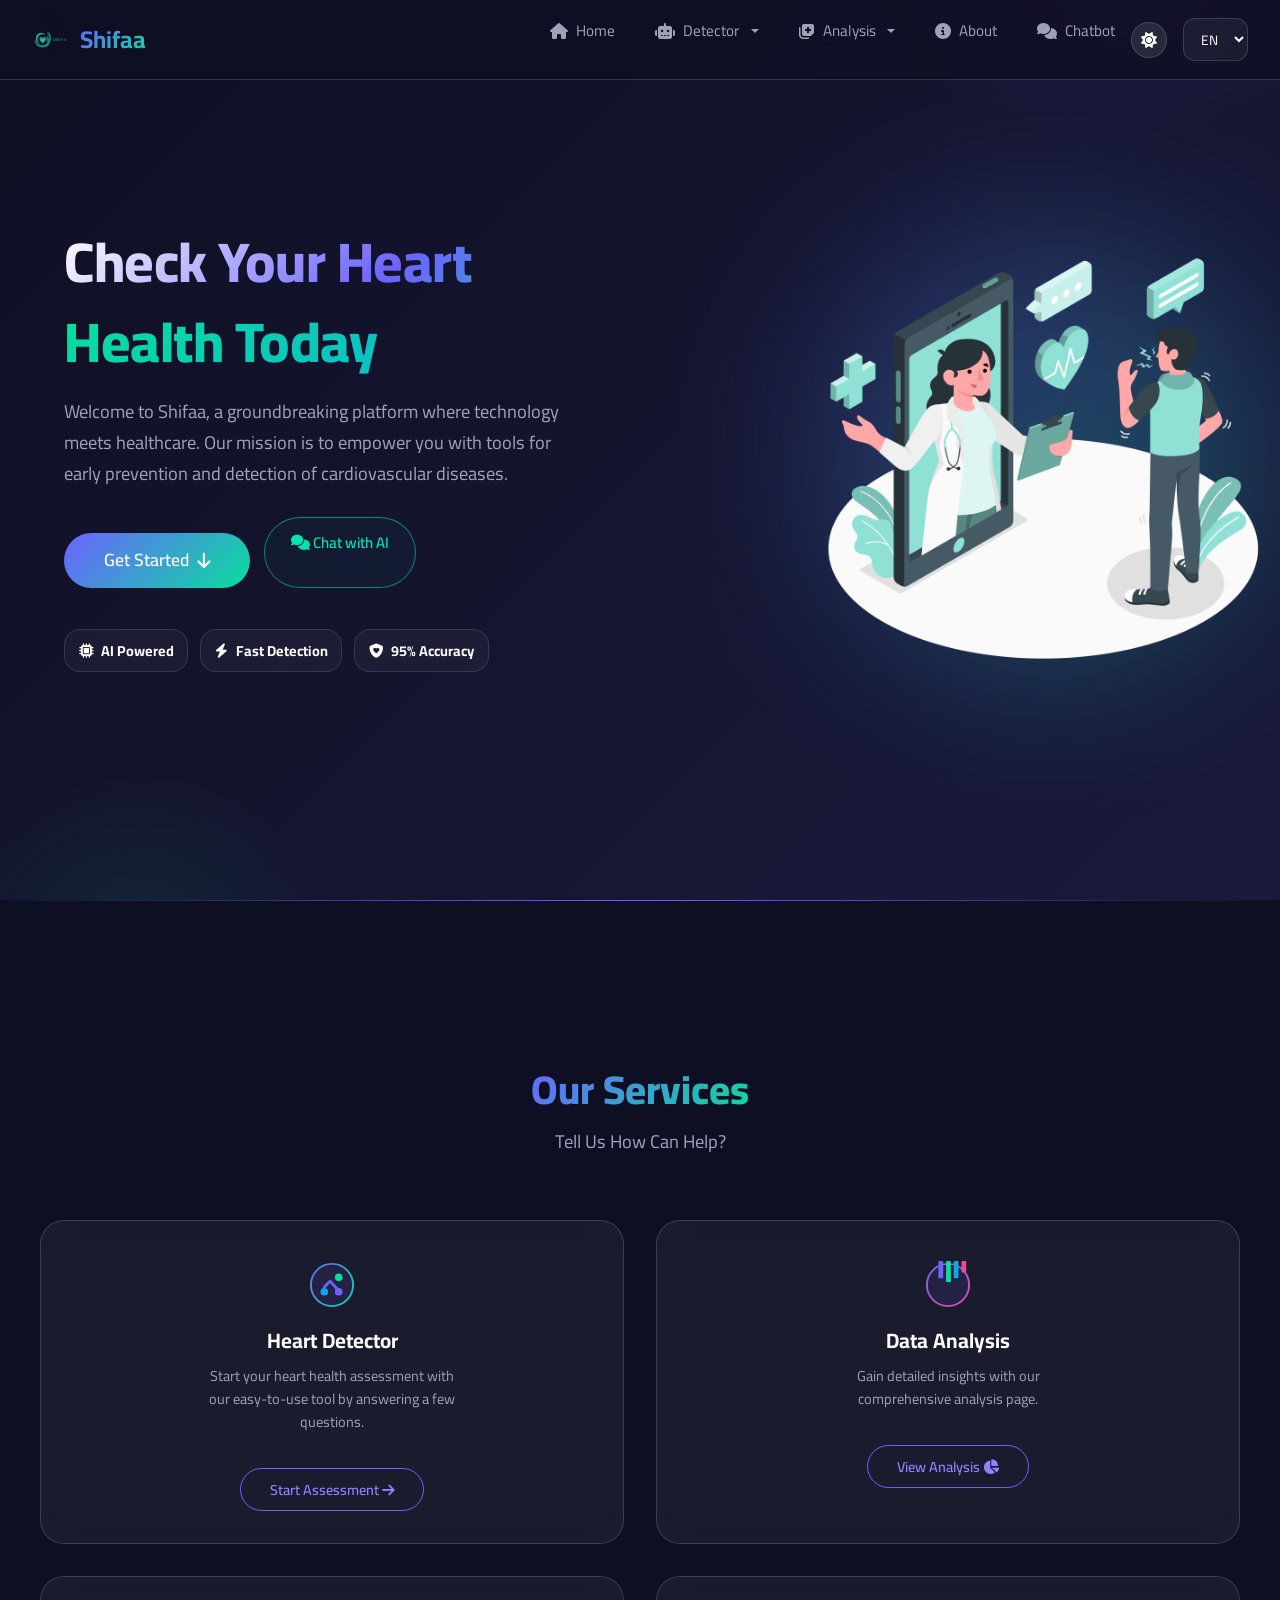
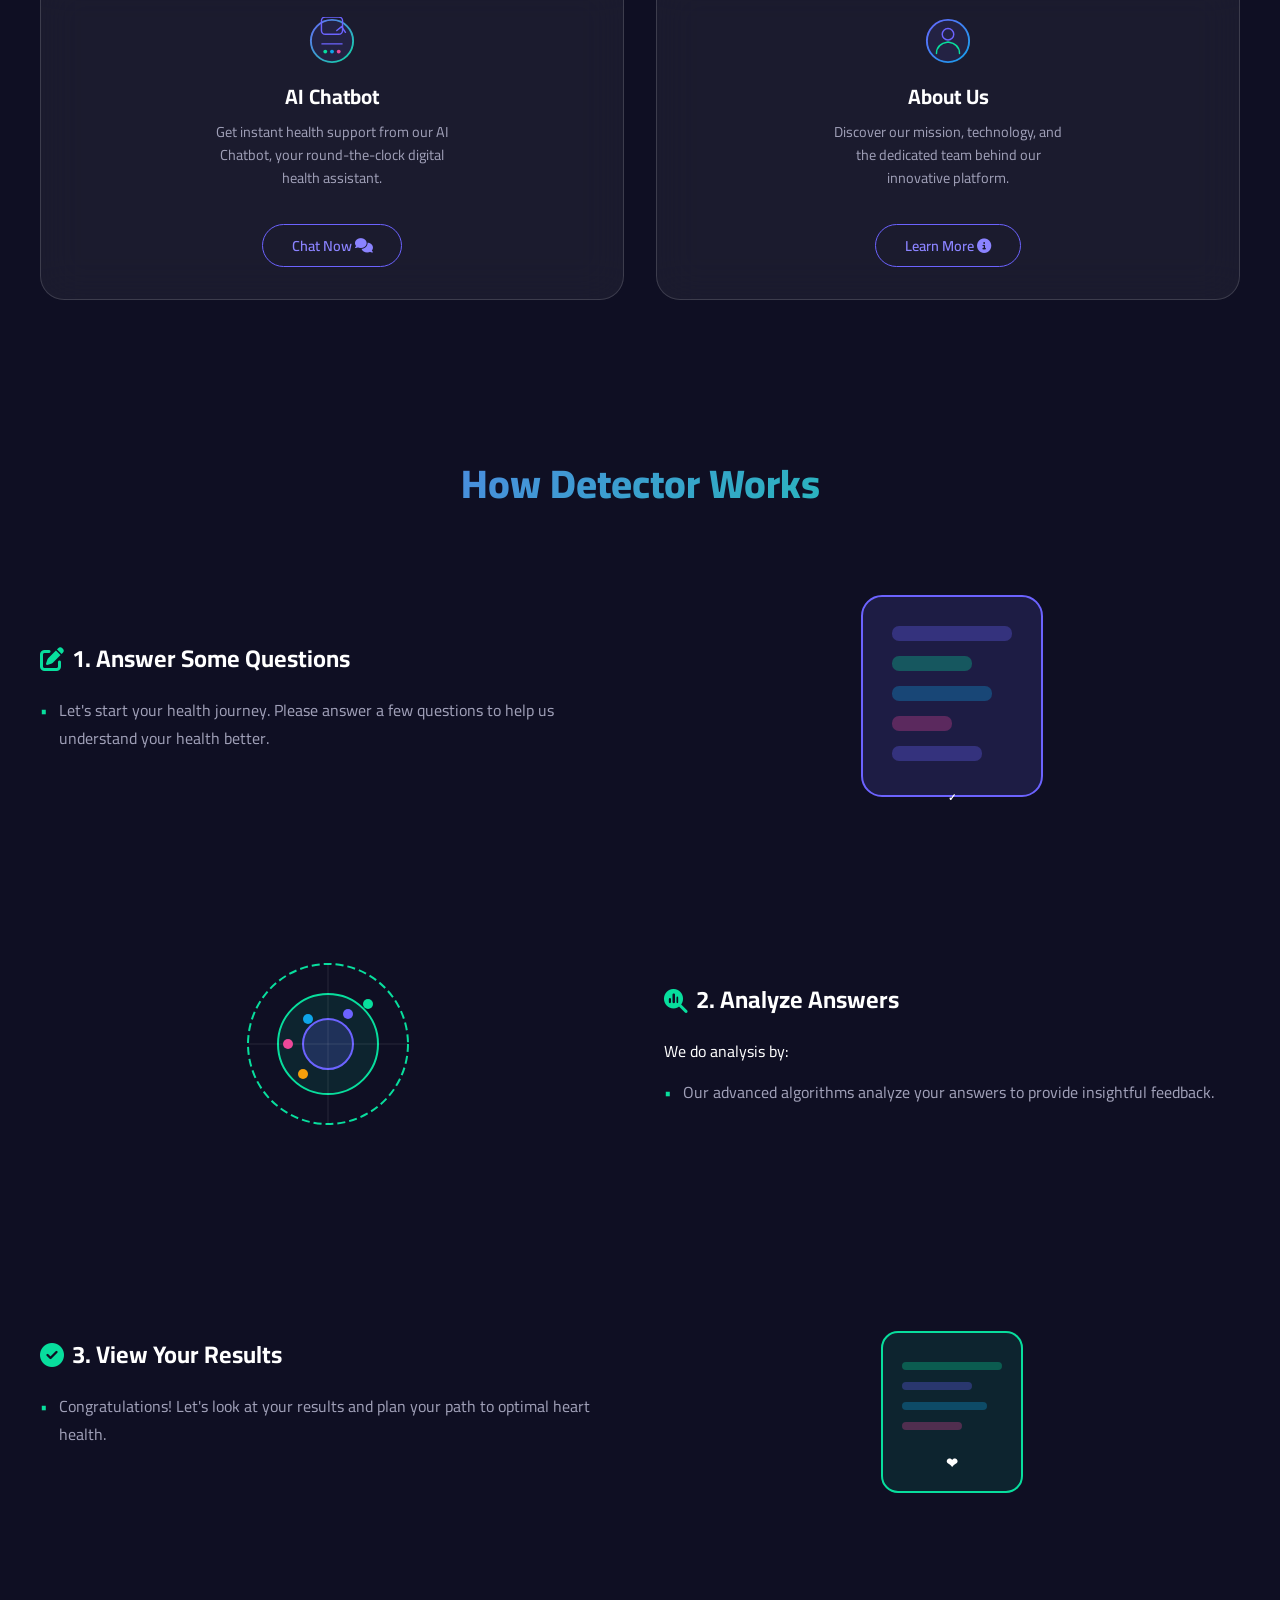
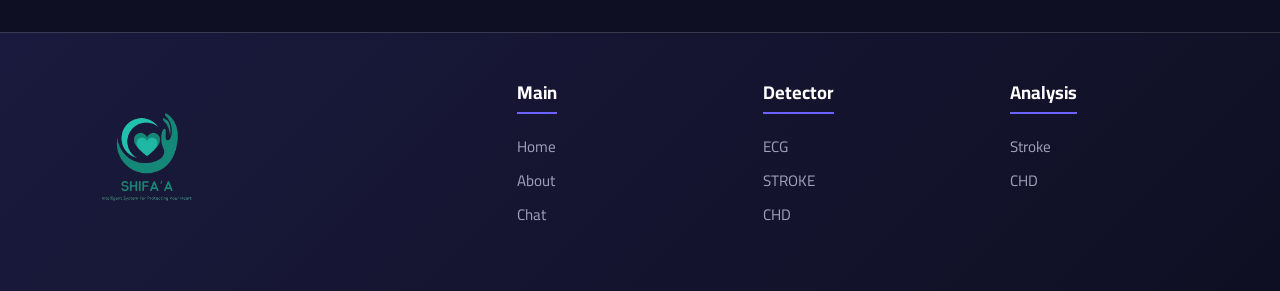
<file: Application/templates/index.html>
<!DOCTYPE html>
<html lang="en">

<head>
    <meta charset="UTF-8">
    <meta name="viewport" content="width=device-width, initial-scale=1.0">
    <title>Shifaa | Home</title>
    <link rel="icon" type="image/png" href="../static/images/logo.png">
    <link rel="stylesheet" href="https://cdn.jsdelivr.net/npm/bootstrap@5.3.2/dist/css/bootstrap.min.css">
    <link rel="stylesheet" href="https://cdnjs.cloudflare.com/ajax/libs/font-awesome/6.5.1/css/all.min.css"
        integrity="sha512-DTOQO9RWCH3ppGqcWaEA1BIZOC6xxalwEsw9c2QQeAIftl+Vegovlnee1c9QX4TctnWMn13TZye+giMm8e2LwA=="
        crossorigin="anonymous" referrerpolicy="no-referrer" />
    <link rel="preconnect" href="https://fonts.googleapis.com">
    <link rel="preconnect" href="https://fonts.gstatic.com" crossorigin>
    <link href="https://fonts.googleapis.com/css2?family=EB+Garamond:wght@600&family=Cairo:wght@300&display=swap" rel="stylesheet">
    <link rel="stylesheet" href="../static/Styles/index.css">
    <script src="https://cdn.jsdelivr.net/npm/@popperjs/core@2.11.8/dist/umd/popper.min.js" integrity="sha384-I7E8VVD/ismYTF4hNIPjVp/Zjvgyol6VFvRkX/vR+Vc4jQkC+hVqc2pM8ODewa9r" crossorigin="anonymous" defer></script>
    <script src="https://cdn.jsdelivr.net/npm/bootstrap@5.3.2/dist/js/bootstrap.min.js" integrity="sha384-BBtl+eGJRgqQAUMxJ7pMwbEyER4l1g+O15P+16Ep7Q9Q+zqX6gSbd85u4mG4QzX+" crossorigin="anonymous" defer></script>
</head>

<body>
    <div class="home">
        <!-- NavBar -->
        <div class="n-wrapper" id='Navebar'>
            <div class="n-left">
                <div class="n-logo">
                    <img src="../static/images/mLogo.png" />
                    <span>Shifaa</span>
                </div>
            </div>
            <div class="n-right" id="n-right">
                <div class="u-list">
                    <ul>
                        <li><a href="/"><i class="fa-solid fa-house"></i>Home</a></li>
                        <li class="nav-item dropdown">
                            <a class="nav-link dropdown-toggle" href="#" role="button" data-bs-toggle="dropdown" aria-expanded="false">
                                <i class="fa-solid fa-robot"></i>
                                Detector
                            </a>
                            <ul class="dropdown-menu">
                                <li><a class="dropdown-item" href="/ecg_mi">ECG</a></li>
                                <li><a class="dropdown-item" href="/stroke">Stroke</a></li>
                                <li><a class="dropdown-item" href="/chd">CHD</a></li>
                            </ul>
                        </li>
                        <li class="nav-item dropdown">
                            <a class="nav-link dropdown-toggle" href="#" role="button" data-bs-toggle="dropdown" aria-expanded="false">
                                <i class="fa-solid fa-notes-medical"></i>
                                Analysis
                            </a>
                            <ul class="dropdown-menu">
                                <li><a class="dropdown-item" href="/stroke_analysis">Stroke</a></li>
                                <li><a class="dropdown-item" href="/chd_analysis">CHD</a></li>
                            </ul>
                        </li>
                        <li><a href="/about"><i class="fa-solid fa-circle-info"></i>About</a></li>
                        <li><a href="/chat"><i class="fa-solid fa-comments"></i>Chatbot</a></li>
                    </ul>
                </div>
            </div>
            <div class="n-button-wrap">
                <select class="lang-select" id="languageSelect">
                    <option value="en" selected>EN</option>
                    <option value="ar">AR</option>
                </select>
            </div>
            <button type="button" class="fa-solid fa-bars" id="menu" aria-label="Open menu"></button>
        </div>

        <div class='intro'>
            <div class="i-left flex-item">
                <div class="i-name">
                    <span data-lng="homeHero1">Check Your Heart</span>
                    <span data-lng="homeHero2">Health Today</span>
                    <span data-lng="homeHeroDesc">Welcome to Shifaa, a groundbreaking platform where technology meets healthcare. Our mission is to empower you with tools for early prevention and detection of cardiovascular diseases.</span>
                </div>
                <div class="hero-cta">
                    <button class="button i-button" id="homeBtn"><span data-lng="homeBtn">Get Started</span> <i class="fa-solid fa-arrow-down"></i></button>
                    <a href="/chat" class="btn-ai-doctor"><i class="fa-solid fa-comments"></i> <span data-lng="homeChatBtn">Chat with AI</span></a>
                </div>
                <div class="hero-trust">
                    <div class="trust-card">
                        <i class="fa-solid fa-microchip"></i>
                        <span data-lng="trustAI">AI Powered</span>
                    </div>
                    <div class="trust-card">
                        <i class="fa-solid fa-bolt"></i>
                        <span data-lng="trustFast">Fast Detection</span>
                    </div>
                    <div class="trust-card">
                        <i class="fa-solid fa-shield-heart"></i>
                        <span data-lng="trustAccuracy">95% Accuracy</span>
                    </div>
                </div>
            </div>
            <div class="i-right flex-item">
                <img src="../static/images/Home.png" alt="Heart Health Illustration" id="introImg" class="animate-on-scroll" />
            </div>
        </div>

        <!-- Services -->
        <div class='Services' id='Services'>
            <div class='Services-Sheader'>
                <p class='Services-h' data-lng="svcTitle">Our Services</p>
                <p class='Services-p' data-lng="svcSubtitle">Tell Us How Can Help?</p>
            </div>

<div class='Services-container home-icons'>
                <!-- Detector Card -->
                <div class='oneServices'>
                    <div class="icon-wrap">
                        <svg viewBox="0 0 50 50" fill="none" xmlns="http://www.w3.org/2000/svg">
                            <circle cx="25" cy="25" r="22" stroke="url(#detGrad)" stroke-width="2" fill="rgba(108,99,255,0.1)"/>
                            <path d="M17 27L23 21L32 31" stroke="#6c63ff" stroke-width="3" stroke-linecap="round" stroke-linejoin="round"/>
                            <circle cx="32" cy="17" r="4" fill="#08de9d"/>
                            <circle cx="32" cy="32" r="4" fill="#6c63ff"/>
                            <circle cx="17" cy="32" r="4" fill="#0ea5e9"/>
                            <defs>
                                <linearGradient id="detGrad" x1="0" y1="0" x2="50" y2="50" gradientUnits="userSpaceOnUse">
                                    <stop stop-color="#6c63ff"/>
                                    <stop offset="1" stop-color="#08de9d"/>
                                </linearGradient>
                            </defs>
                        </svg>
                    </div>
                    <p class='Services-header' data-lng="svc1Title">Heart Detector</p>
                    <p class="Services-details" data-lng="svc1Desc">Start your heart health assessment with our easy-to-use tool by answering a few questions.</p>
                    <a href="/stroke" class="S-btn"><span data-lng="svc1Btn">Start Assessment</span> <i class="fa-solid fa-arrow-right"></i></a>
                </div>
                <!-- Analysis Card -->
                <div class='oneServices'>
                    <div class="icon-wrap">
                        <svg viewBox="0 0 50 50" fill="none" xmlns="http://www.w3.org/2000/svg">
                            <circle cx="25" cy="25" r="22" stroke="url(#anaGrad)" stroke-width="2" fill="rgba(108,99,255,0.1)"/>
                            <rect x="15" cy="18" width="5" height="18" rx="1" fill="#6c63ff"/>
                            <rect x="23" cy="12" width="5" height="22" rx="1" fill="#08de9d"/>
                            <rect x="31" cy="18" width="5" height="18" rx="1" fill="#0ea5e9"/>
                            <rect x="39" cy="24" width="5" height="12" rx="1" fill="#ec4899"/>
                            <defs>
                                <linearGradient id="anaGrad" x1="0" y1="0" x2="50" y2="50" gradientUnits="userSpaceOnUse">
                                    <stop stop-color="#6c63ff"/>
                                    <stop offset="1" stop-color="#ec4899"/>
                                </linearGradient>
                            </defs>
                        </svg>
                    </div>
                    <p class='Services-header' data-lng="svc2Title">Data Analysis</p>
                    <p class="Services-details" data-lng="svc2Desc">Gain detailed insights with our comprehensive analysis page.</p>
                    <a href="/stroke_analysis" class="S-btn"><span data-lng="svc2Btn">View Analysis</span> <i class="fa-solid fa-chart-pie"></i></a>
                </div>
                <!-- Chatbot Card -->
                <div class='oneServices'>
                    <div class="icon-wrap">
                        <svg viewBox="0 0 50 50" fill="none" xmlns="http://www.w3.org/2000/svg">
                            <circle cx="25" cy="25" r="22" stroke="url(#chatGrad)" stroke-width="2" fill="rgba(108,99,255,0.1)"/>
                            <rect x="14" cy="20" width="22" height="18" rx="4" fill="none" stroke="#6c63ff" stroke-width="1.5"/>
                            <path d="M14 28H36" stroke="#6c63ff" stroke-width="1.5"/>
                            <circle cx="18" cy="36" r="2" fill="#08de9d"/>
                            <circle cx="25" cy="36" r="2" fill="#0ea5e9"/>
                            <circle cx="32" cy="36" r="2" fill="#ec4899"/>
                            <path d="M30 14L35 10L39 16" stroke="#6c63ff" stroke-width="1.5" stroke-linecap="round" stroke-linejoin="round"/>
                            <defs>
                                <linearGradient id="chatGrad" x1="0" y1="0" x2="50" y2="50" gradientUnits="userSpaceOnUse">
                                    <stop stop-color="#6c63ff"/>
                                    <stop offset="1" stop-color="#08de9d"/>
                                </linearGradient>
                            </defs>
                        </svg>
                    </div>
                    <p class='Services-header' data-lng="svc3Title">AI Chatbot</p>
                    <p class="Services-details" data-lng="svc3Desc">Get instant health support from our AI Chatbot, your round-the-clock digital health assistant.</p>
                    <a href="/chat" class="S-btn"><span data-lng="svc3Btn">Chat Now</span> <i class="fa-solid fa-comments"></i></a>
                </div>
                <!-- About Card -->
                <div class='oneServices'>
                    <div class="icon-wrap">
                        <svg viewBox="0 0 50 50" fill="none" xmlns="http://www.w3.org/2000/svg">
                            <circle cx="25" cy="25" r="22" stroke="url(#aboutGrad)" stroke-width="2" fill="rgba(108,99,255,0.1)"/>
                            <circle cx="25" cy="18" r="6" fill="none" stroke="#6c63ff" stroke-width="1.5"/>
                            <path d="M13 38Q13 28 25 26Q37 28 37 38" fill="none" stroke="#08de9d" stroke-width="1.5" stroke-linecap="round"/>
                            <defs>
                                <linearGradient id="aboutGrad" x1="0" y1="0" x2="50" y2="50" gradientUnits="userSpaceOnUse">
                                    <stop stop-color="#6c63ff"/>
                                    <stop offset="1" stop-color="#0ea5e9"/>
                                </linearGradient>
                            </defs>
                        </svg>
                    </div>
                    <p class='Services-header' data-lng="svc4Title">About Us</p>
                    <p class="Services-details" data-lng="svc4Desc">Discover our mission, technology, and the dedicated team behind our innovative platform.</p>
                    <a href="/about" class="S-btn"><span data-lng="svc4Btn">Learn More</span> <i class="fa-solid fa-info-circle"></i></a>
                </div>
            </div>
        </div>

        <!-- How Detector Works -->
        <div class="Detector-work">
            <div class="dtwContainer">
                <h1 data-lng="howTitle">How Detector Works</h1>
                <div class="dtwBody">
<div class="parts">
                        <div class="partLeft">
                            <h3><i class="fa-solid fa-pen-to-square icon-color"></i><span data-lng="step1Title">1. Answer Some Questions</span></h3>
                            <div class="partInfo">
                                <ul>
                                    <li data-lng="step1Desc">Let's start your health journey. Please answer a few questions to help us understand your health better.</li>
                                </ul>
                            </div>
                        </div>
                        <div class="partRight">
                            <svg viewBox="0 0 300 300" fill="none" xmlns="http://www.w3.org/2000/svg">
                                <rect x="60" y="40" width="180" height="200" rx="20" fill="rgba(108,99,255,0.15)" stroke="#6c63ff" stroke-width="2"/>
                                <rect x="90" y="70" width="120" height="15" rx="7" fill="rgba(108,99,255,0.3)"/>
                                <rect x="90" y="100" width="80" height="15" rx="7" fill="rgba(8,222,157,0.3)"/>
                                <rect x="90" y="130" width="100" height="15" rx="7" fill="rgba(14,165,233,0.3)"/>
                                <rect x="90" y="160" width="60" height="15" rx="7" fill="rgba(236,72,153,0.3)"/>
                                <rect x="90" y="190" width="90" height="15" rx="7" fill="rgba(108,99,255,0.3)"/>
                                <circle cx="150" cy="240" r="20" fill="var(--gradient-primary)" opacity="0.3"/>
                                <text x="150" y="245" text-anchor="middle" fill="white" font-size="10" font-weight="bold">✓</text>
                            </svg>
                        </div>
                    </div>
                    <div class="parts order-item">
                        <div class="partLeft">
                            <h3><i class="fa-solid fa-magnifying-glass-chart icon-color"></i><span data-lng="step2Title">2. Analyze Answers</span></h3>
                            <div class="partInfo">
                                <p data-lng="step2AnalyzeBy">We do analysis by:</p>
                                <ul>
                                    <li data-lng="step2Desc">Our advanced algorithms analyze your answers to provide insightful feedback.</li>
                                </ul>
                            </div>
                        </div>
                        <div class="partRight">
                            <svg viewBox="0 0 300 300" fill="none" xmlns="http://www.w3.org/2000/svg">
                                <circle cx="150" cy="140" r="80" fill="none" stroke="#08de9d" stroke-width="2" stroke-dasharray="8 4"/>
                                <circle cx="150" cy="140" r="50" fill="rgba(8,222,157,0.1)" stroke="#08de9d" stroke-width="2"/>
                                <circle cx="150" cy="140" r="25" fill="rgba(108,99,255,0.2)" stroke="#6c63ff" stroke-width="2"/>
                                <line x1="150" y1="60" x2="150" y2="220" stroke="rgba(255,255,255,0.1)" stroke-width="1"/>
                                <line x1="70" y1="140" x2="230" y2="140" stroke="rgba(255,255,255,0.1)" stroke-width="1"/>
                                <circle cx="190" cy="100" r="5" fill="#08de9d"/>
                                <circle cx="170" cy="110" r="5" fill="#6c63ff"/>
                                <circle cx="130" cy="115" r="5" fill="#0ea5e9"/>
                                <circle cx="110" cy="140" r="5" fill="#ec4899"/>
                                <circle cx="125" cy="170" r="5" fill="#f59e0b"/>
                            </svg>
                        </div>
                    </div>
                    <div class="parts">
                        <div class="partLeft">
                            <h3><i class="fa-solid fa-circle-check icon-color"></i><span data-lng="step3Title">3. View Your Results</span></h3>
                            <div class="partInfo">
                                <ul>
                                    <li data-lng="step3Desc">Congratulations! Let's look at your results and plan your path to optimal heart health.</li>
                                </ul>
                            </div>
                        </div>
                        <div class="partRight">
                            <svg viewBox="0 0 300 300" fill="none" xmlns="http://www.w3.org/2000/svg">
                                <rect x="80" y="80" width="140" height="160" rx="16" fill="rgba(8,222,157,0.1)" stroke="#08de9d" stroke-width="2"/>
                                <rect x="100" y="110" width="100" height="8" rx="4" fill="rgba(8,222,157,0.3)"/>
                                <rect x="100" y="130" width="70" height="8" rx="4" fill="rgba(108,99,255,0.3)"/>
                                <rect x="100" y="150" width="85" height="8" rx="4" fill="rgba(14,165,233,0.3)"/>
                                <rect x="100" y="170" width="60" height="8" rx="4" fill="rgba(236,72,153,0.3)"/>
                                <circle cx="150" cy="210" r="16" fill="var(--gradient-primary)"/>
                                <text x="150" y="216" text-anchor="middle" fill="white" font-size="14" font-weight="bold">❤</text>
                            </svg>
                        </div>
                    </div>
                </div>
            </div>
        </div>

        <!-- Footer -->
        <div class="footer">
            <div class="footer-container">
                <div class="left">
                    <img src="../static/images/logo2.png" alt="Shifaa Logo" />
                </div>
                <div class="mid">
                    <h5>Main</h5>
                    <ul>
                        <li><a href="/">Home</a></li>
                        <li><a href="/about">About</a></li>
                        <li><a href="/chat">Chat</a></li>
                    </ul>
                </div>
                <div class="right">
                    <h5>Detector</h5>
                    <ul>
                        <li><a href="/ecg_mi">ECG</a></li>
                        <li><a href="/stroke">STROKE</a></li>
                        <li><a href="/chd">CHD</a></li>
                    </ul>
                </div>
                <div class="right">
                    <h5>Analysis</h5>
                    <ul>
                        <li><a href="/stroke_analysis">Stroke</a></li>
                        <li><a href="/chd_analysis">CHD</a></li>
                    </ul>
                </div>
            </div>
        </div>
    </div>

    <script src="../static/Scripts/script.js"></script>
    </body>
</html>
</file>
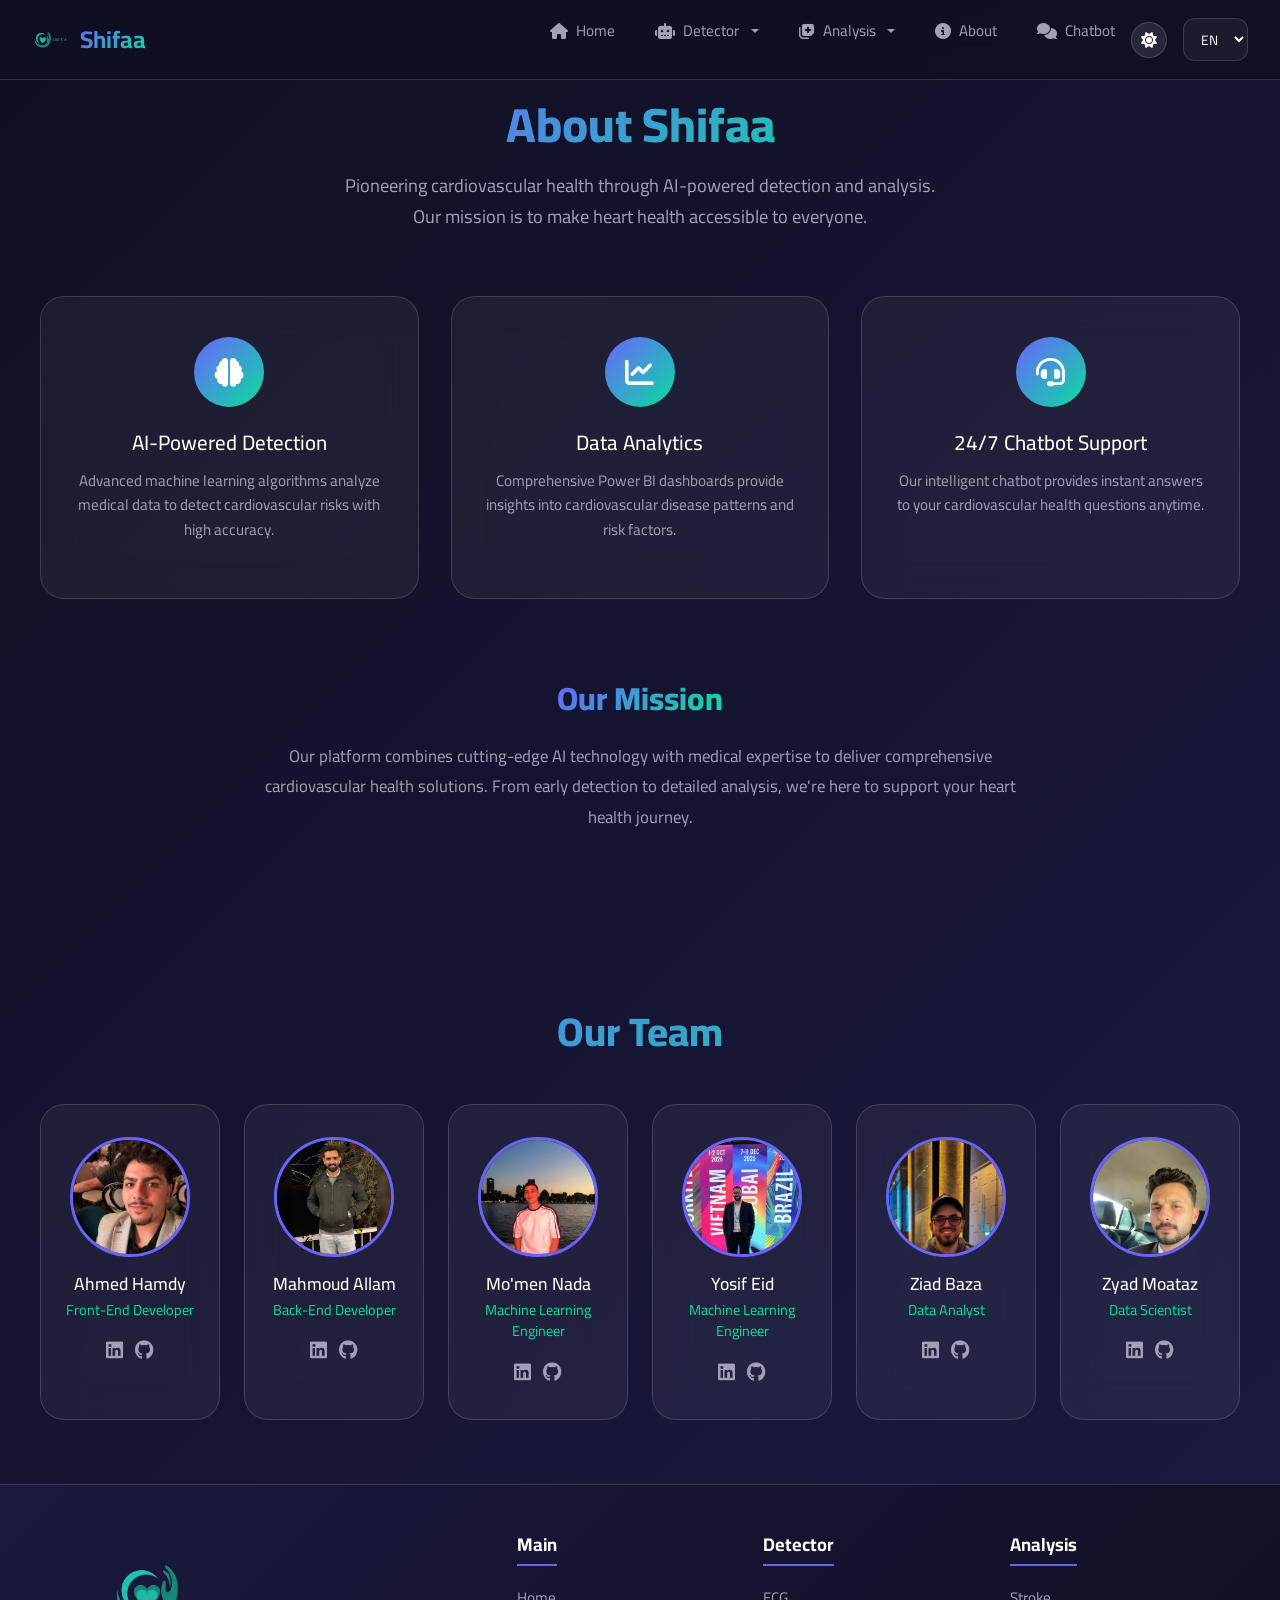
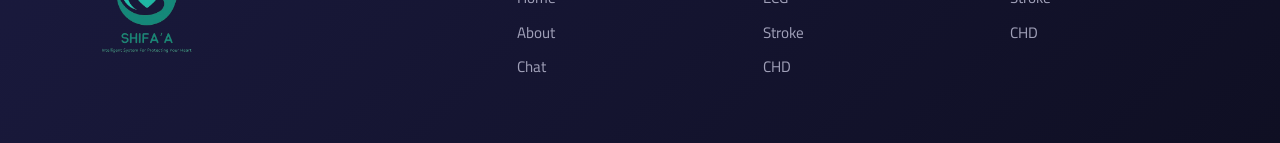
<file: Application/templates/about.html>
<!DOCTYPE html>
<html lang="en">

<head>
    <meta charset="utf-8" />
    <title>Shifaa | About</title>
    <link rel="icon" type="image/png" href="../static/images/logo.png">
    <meta name="viewport" content="width=device-width,initial-scale=1" />
    <link rel="canonical" href="about" />
    <link rel="stylesheet" href="https://cdn.jsdelivr.net/npm/bootstrap@5.3.2/dist/css/bootstrap.min.css">
    <link rel="stylesheet" href="https://cdnjs.cloudflare.com/ajax/libs/font-awesome/6.5.1/css/all.min.css"
        integrity="sha512-DTOQO9RWCH3ppGqcWaEA1BIZOC6xxalwEsw9c2QQeAIftl+Vegovlnee1c9QX4TctnWMn13TZye+giMm8e2LwA=="
        crossorigin="anonymous" referrerpolicy="no-referrer" />
    <link rel="preconnect" href="https://fonts.googleapis.com">
    <link rel="preconnect" href="https://fonts.gstatic.com" crossorigin>
    <link href="https://fonts.googleapis.com/css2?family=Cairo:wght@300&display=swap" rel="stylesheet">
    <link rel="stylesheet" href="../static/Styles/detector.css">
    <link rel="stylesheet" href="../static/Styles/about.css">
    <script src="https://cdn.jsdelivr.net/npm/@popperjs/core@2.11.8/dist/umd/popper.min.js" integrity="sha384-I7E8VVD/ismYTF4hNIPjVp/Zjvgyol6VFvRkX/vR+Vc4jQkC+hVqc2pM8ODewa9r" crossorigin="anonymous" defer></script>
    <script src="https://cdn.jsdelivr.net/npm/bootstrap@5.3.2/dist/js/bootstrap.min.js" integrity="sha384-BBtl+eGJRgqQAUMxJ7pMwbEyER4l1g+O15P+16Ep7Q9Q+zqX6gSbd85u4mG4QzX+" crossorigin="anonymous" defer></script>
</head>

<body>
    <div class="home">
        <!-- NavBar -->
        <div class="n-wrapper" id='Navebar'>
            <div class="n-left">
                <div class="n-logo">
                    <img src="../static/images/mLogo.png" />
                    <span>Shifaa</span>
                </div>
            </div>
            <div class="n-right" id="n-right">
                <div class="u-list">
                    <ul>
                        <li><a href="/"><i class="fa-solid fa-house"></i>Home</a></li>
                        <li class="nav-item dropdown">
                            <a class="nav-link dropdown-toggle" href="#" role="button" data-bs-toggle="dropdown" aria-expanded="false">
                                <i class="fa-solid fa-robot"></i>
                                Detector
                            </a>
                            <ul class="dropdown-menu">
                                <li><a class="dropdown-item" href="/ecg_mi">ECG</a></li>
                                <li><a class="dropdown-item" href="/stroke">Stroke</a></li>
                                <li><a class="dropdown-item" href="/chd">CHD</a></li>
                            </ul>
                        </li>
                        <li class="nav-item dropdown">
                            <a class="nav-link dropdown-toggle" href="#" role="button" data-bs-toggle="dropdown" aria-expanded="false">
                                <i class="fa-solid fa-notes-medical"></i>
                                Analysis
                            </a>
                            <ul class="dropdown-menu">
                                <li><a class="dropdown-item" href="/stroke_analysis">Stroke</a></li>
                                <li><a class="dropdown-item" href="/chd_analysis">CHD</a></li>
                            </ul>
                        </li>
                        <li><a href="/about"><i class="fa-solid fa-circle-info"></i>About</a></li>
                        <li><a href="/chat"><i class="fa-solid fa-comments"></i>Chatbot</a></li>
                    </ul>
                </div>
            </div>
            <div class="n-button-wrap">
                <select class="lang-select">
                    <option value="en" selected>EN</option>
                    <option value="ar">AR</option>
                </select>
            </div>
            <button type="button" class="fa-solid fa-bars" id="menu" aria-label="Open menu"></button>
        </div>

        <!-- About Hero -->
        <div class="About">
            <div class="aboutContainer">
                <div class="aboutHero">
                    <h2 data-lng="aboutHeroTitle">About Shifaa</h2>
                    <p data-lng="aboutHeroDesc">Pioneering cardiovascular health through AI-powered detection and analysis. Our mission is to make heart health accessible to everyone.</p>
                </div>

                <div class="aboutCards">
                    <div class="aboutCard">
                        <div class="icon-wrap"><i class="fa-solid fa-brain"></i></div>
                        <h3 data-lng="aboutCard1Title">AI-Powered Detection</h3>
                        <p data-lng="aboutCard1Desc">Advanced machine learning algorithms analyze medical data to detect cardiovascular risks with high accuracy.</p>
                    </div>
                    <div class="aboutCard">
                        <div class="icon-wrap"><i class="fa-solid fa-chart-line"></i></div>
                        <h3 data-lng="aboutCard2Title">Data Analytics</h3>
                        <p data-lng="aboutCard2Desc">Comprehensive Power BI dashboards provide insights into cardiovascular disease patterns and risk factors.</p>
                    </div>
                    <div class="aboutCard">
                        <div class="icon-wrap"><i class="fa-solid fa-headset"></i></div>
                        <h3 data-lng="aboutCard3Title">24/7 Chatbot Support</h3>
                        <p data-lng="aboutCard3Desc">Our intelligent chatbot provides instant answers to your cardiovascular health questions anytime.</p>
                    </div>
                </div>

                <div class="aboutSection">
                    <h2 class="about-mission-title" data-lng="missionTitle">Our Mission</h2>
                    <p class="about-mission-text" data-lng="missionDesc">Our platform combines cutting-edge AI technology with medical expertise to deliver comprehensive cardiovascular health solutions. From early detection to detailed analysis, we're here to support your heart health journey.</p>
                </div>

                <!-- Team Section -->
                <div class="teamSection">
                    <h2 data-lng="teamTitle">Our Team</h2>
                    <div class="teamGrid">
                        <div class="teamMember">
                            <img src="../static/images/Ahmed%20Hamdy.jpeg" alt="Ahmed Hamdy" class="team-avatar-img">
                            <h4>Ahmed Hamdy</h4>
                            <p>Front-End Developer</p>
                            <div class="social-links">
                                <a href="#"><i class="fa-brands fa-linkedin"></i></a>
                                <a href="#"><i class="fa-brands fa-github"></i></a>
                            </div>
                        </div>
                        <div class="teamMember">
                            <img src="../static/images/Mahmoud%20Allam.jpeg" alt="Mahmoud Allam" class="team-avatar-img">
                            <h4>Mahmoud Allam</h4>
                            <p>Back-End Developer</p>
                            <div class="social-links">
                                <a href="#"><i class="fa-brands fa-linkedin"></i></a>
                                <a href="#"><i class="fa-brands fa-github"></i></a>
                            </div>
                        </div>
                        <div class="teamMember">
                            <img src="../static/images/Mo'men%20Nada.jpeg" alt="Mo'men Nada" class="team-avatar-img">
                            <h4>Mo'men Nada</h4>
                            <p>Machine Learning Engineer</p>
                            <div class="social-links">
                                <a href="#"><i class="fa-brands fa-linkedin"></i></a>
                                <a href="#"><i class="fa-brands fa-github"></i></a>
                            </div>
                        </div>
                        <div class="teamMember">
                            <img src="../static/images/Yosif%20Eid.jpeg" alt="Yosif Eid" class="team-avatar-img">
                            <h4>Yosif Eid</h4>
                            <p>Machine Learning Engineer</p>
                            <div class="social-links">
                                <a href="#"><i class="fa-brands fa-linkedin"></i></a>
                                <a href="#"><i class="fa-brands fa-github"></i></a>
                            </div>
                        </div>
                        <div class="teamMember">
                            <img src="../static/images/Ziad%20Baza.jpeg" alt="Ziad Baza" class="team-avatar-img">
                            <h4>Ziad Baza</h4>
                            <p>Data Analyst</p>
                            <div class="social-links">
                                <a href="#"><i class="fa-brands fa-linkedin"></i></a>
                                <a href="#"><i class="fa-brands fa-github"></i></a>
                            </div>
                        </div>
                        <div class="teamMember">
                            <img src="../static/images/Zyad%20Moataz.jfif" alt="Zyad Moataz" class="team-avatar-img">
                            <h4>Zyad Moataz</h4>
                            <p>Data Scientist</p>
                            <div class="social-links">
                                <a href="#"><i class="fa-brands fa-linkedin"></i></a>
                                <a href="#"><i class="fa-brands fa-github"></i></a>
                            </div>
                        </div>
                    </div>
                </div>
            </div>
        </div>

        <!-- Footer -->
        <div class="footer">
            <div class="footer-container">
                <div class="left">
                    <img src="../static/images/logo2.png" alt="Shifaa Logo" />
                </div>
                <div class="mid">
                    <h5>Main</h5>
                    <ul>
                        <li><a href="/">Home</a></li>
                        <li><a href="/about">About</a></li>
                        <li><a href="/chat">Chat</a></li>
                    </ul>
                </div>
                <div class="right">
                    <h5>Detector</h5>
                    <ul>
                        <li><a href="/ecg_mi">ECG</a></li>
                        <li><a href="/stroke">Stroke</a></li>
                        <li><a href="/chd">CHD</a></li>
                    </ul>
                </div>
                <div class="right">
                    <h5>Analysis</h5>
                    <ul>
                        <li><a href="/stroke_analysis">Stroke</a></li>
                        <li><a href="/chd_analysis">CHD</a></li>
                    </ul>
                </div>
            </div>
        </div>
    </div>
    <script src="../static/Scripts/script.js"></script>
</body>
</html>
</file>
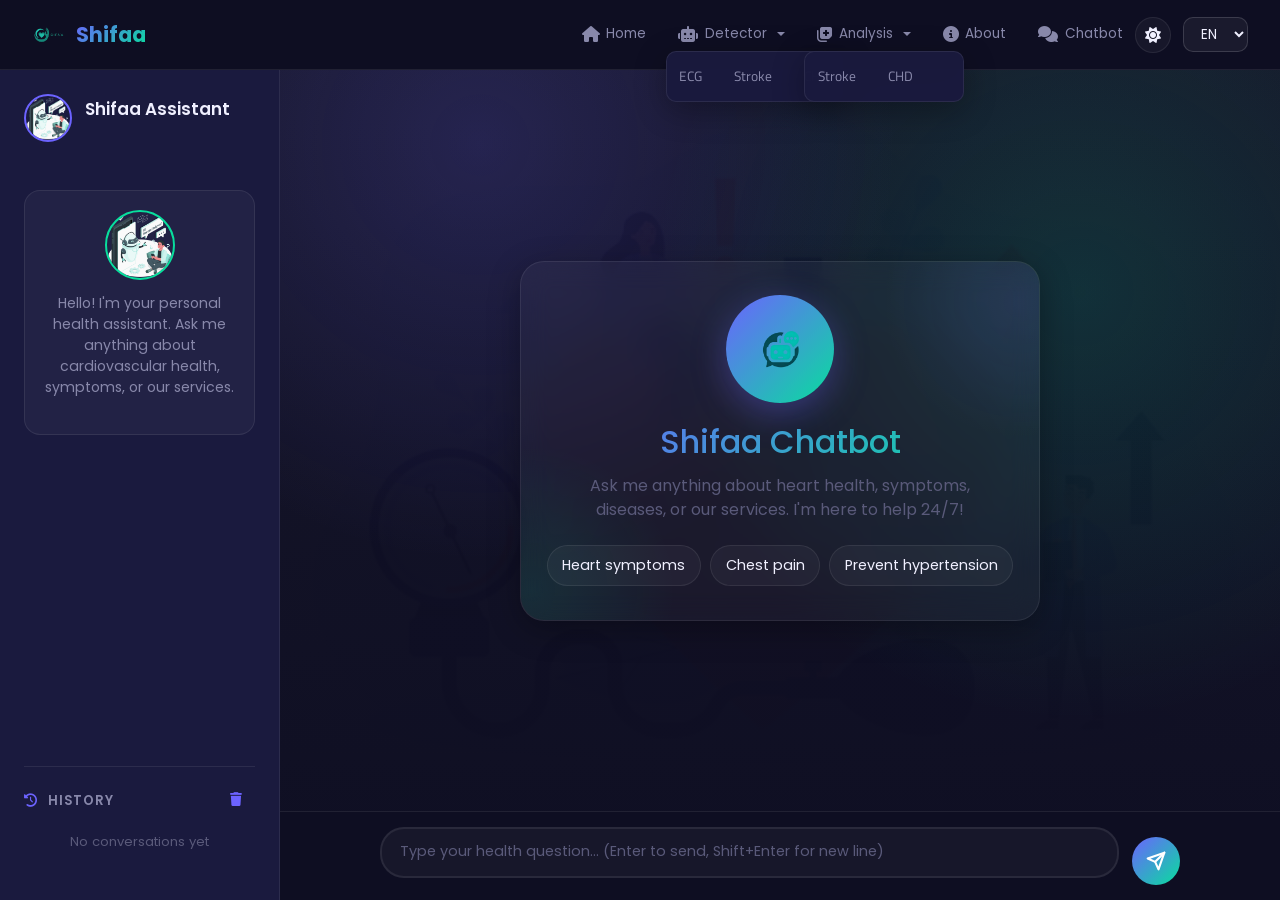
<file: Application/templates/chat.html>
<!DOCTYPE html>
<html lang="en" dir="ltr">
<head>
    <meta charset="utf-8">
    <title>Shifaa | Chat</title>
    <link rel="icon" type="image/png" href="../static/images/logo.png">
    <meta name="viewport" content="width=device-width, initial-scale=1.0">
    <link rel="stylesheet" href="https://cdnjs.cloudflare.com/ajax/libs/font-awesome/6.5.1/css/all.min.css"
        integrity="sha512-DTOQO9RWCH3ppGqcWaEA1BIZOC6xxalwEsw9c2QQeAIftl+Vegovlnee1c9QX4TctnWMn13TZye+giMm8e2LwA=="
        crossorigin="anonymous" referrerpolicy="no-referrer" />
    <link rel="stylesheet" href="https://cdn.jsdelivr.net/npm/bootstrap@5.3.2/dist/css/bootstrap.min.css">
    <link rel="preconnect" href="https://fonts.googleapis.com">
    <link rel="preconnect" href="https://fonts.gstatic.com" crossorigin>
    <link href="https://fonts.googleapis.com/css2?family=Cairo:wght@300&display=swap" rel="stylesheet">
    <link rel="stylesheet" href="../static/Styles/detector.css">
    <link rel="stylesheet" href="../static/Styles/chat.css">
    <script src="https://cdn.jsdelivr.net/npm/@popperjs/core@2.11.8/dist/umd/popper.min.js" integrity="sha384-I7E8VVD/ismYTF4hNIPjVp/Zjvgyol6VFvRkX/vR+Vc4jQkC+hVqc2pM8ODewa9r" crossorigin="anonymous"></script>
    <script src="https://cdn.jsdelivr.net/npm/bootstrap@5.3.2/dist/js/bootstrap.min.js" integrity="sha384-BBtl+eGJRgqQAUMxJ7pMwbEyER4l1g+O15P+16Ep7Q9Q+zqX6gSbd85u4mG4QzX+" crossorigin="anonymous"></script>
</head>
<body class="chat-page">
    <div class="home">
        <!-- NavBar -->
        <div class="n-wrapper" id="Navebar">
            <div class="n-left">
                <div class="n-logo">
                    <img src="../static/images/mLogo.png" alt="Shifaa logo" />
                    <span>Shifaa</span>
                </div>
            </div>
            <div class="n-right" id="n-right">
                <div class="u-list">
                    <ul>
                        <li><a href="/"><i class="fa-solid fa-house"></i>Home</a></li>
                        <li class="nav-item dropdown">
                            <a class="nav-link dropdown-toggle" href="#" role="button" data-bs-toggle="dropdown" aria-expanded="false">
                                <i class="fa-solid fa-robot"></i>Detector
                            </a>
                            <ul class="dropdown-menu">
                                <li><a class="dropdown-item" href="/ecg_mi">ECG</a></li>
                                <li><a class="dropdown-item" href="/stroke">Stroke</a></li>
                                <li><a class="dropdown-item" href="/chd">CHD</a></li>
                            </ul>
                        </li>
                        <li class="nav-item dropdown">
                            <a class="nav-link dropdown-toggle" href="#" role="button" data-bs-toggle="dropdown" aria-expanded="false">
                                <i class="fa-solid fa-notes-medical"></i>Analysis
                            </a>
                            <ul class="dropdown-menu">
                                <li><a class="dropdown-item" href="/stroke_analysis">Stroke</a></li>
                                <li><a class="dropdown-item" href="/chd_analysis">CHD</a></li>
                            </ul>
                        </li>
                        <li><a href="/about"><i class="fa-solid fa-circle-info"></i>About</a></li>
                        <li><a href="/chat" aria-current="page"><i class="fa-solid fa-comments"></i>Chatbot</a></li>
                    </ul>
                </div>
            </div>
            <div class="n-button-wrap">
                <select class="lang-select" id="languageSelect">
                    <option value="en" selected>EN</option>
                    <option value="ar">AR</option>
                </select>
            </div>
            <i class="fa-solid fa-bars" id="menu" role="button" aria-label="Open navigation menu" tabindex="0"></i>
        </div>

        <div class="ChatPage">
            <aside class="chatLeftSide" aria-label="Assistant info">
                <div class="chatup">
                    <div class="chatupContainer">
                        <img src="../static/images/Chatbot.png" alt="Shifaa assistant">
                        <p>Shifaa Assistant</p>
                    </div>
                </div>
                <div class="chatmid">
                    <div class="chatmidContainer">
                        <img src="../static/images/Chatbot.png" alt="">
                        <p>Hello! I'm your personal health assistant. Ask me anything about cardiovascular health, symptoms, or our services.</p>
                    </div>
                </div>

                <div class="chat-history-panel">
                    <div class="history-header">
                        <span><i class="fa-solid fa-clock-rotate-left"></i> History</span>
                        <button id="clear-chat" class="clear-btn" title="Clear all history">
                            <i class="fa-solid fa-trash"></i>
                        </button>
                    </div>
                    <div id="history-list" class="history-list"></div>
                </div>
            </aside>

            <main class="chatRightSide">
                <div class="chat-container" id="chat-container">
                    <div class="chat-bg-decoration" aria-hidden="true">
                        <img class="chat-bg-img" src="../static/images/medical-stock.jpg" alt="">
                        <div class="chat-bg-overlay"></div>
                    </div>

                    <!-- Messages are injected here by chat.js from localStorage -->

                    <div class="default-text" id="default-welcome">
                        <div class="default-card">
                            <div class="bot-icon">
                                <img src="../static/images/chatbot icon.png" alt="">
                            </div>
                            <h1>Shifaa Chatbot</h1>
                            <p>Ask me anything about heart health, symptoms, diseases, or our services. I'm here to help 24/7!</p>
                            <div class="example-chips" aria-label="Example questions">
                                <button type="button" class="chip" data-question="What are common symptoms of heart disease?">Heart symptoms</button>
                                <button type="button" class="chip" data-question="Should I worry about chest pain?">Chest pain</button>
                                <button type="button" class="chip" data-question="How can I prevent high blood pressure?">Prevent hypertension</button>
                            </div>
                        </div>
                    </div>
                </div>

                <div class="typing-container">
                    <div class="typing-content">
                        <form id="chatForm" class="chat-form">
                            <div class="typing-textarea">
                                <textarea id="chat-input" spellcheck="false" name="question" rows="1"
                                    placeholder="Type your health question… (Enter to send, Shift+Enter for new line)"
                                    aria-label="Your message"></textarea>
                            </div>
                            <div class="typing-controls">
                                <button type="submit" class="send-btn" title="Send message" aria-label="Send message">
                                    <svg width="20" height="20" viewBox="0 0 24 24" fill="none" stroke="white" stroke-width="2.5" stroke-linecap="round" stroke-linejoin="round" aria-hidden="true">
                                        <line x1="22" y1="2" x2="11" y2="13"/>
                                        <polygon points="22 2 15 22 11 13 2 9 22 2"/>
                                    </svg>
                                </button>
                            </div>
                        </form>
                    </div>
                </div>
            </main>
        </div>
    </div>

    <script src="../static/Scripts/chat.js"></script>
    <script src="../static/Scripts/script.js"></script>
</body>
</html>
</file>
<file: Application/static/Styles/index.css>
/* Shared design tokens + home page base */
@import url('./detector.css');

/* Icon styling */
.icon-color {
    color: var(--accent-teal);
    margin-right: 0.5rem;
    display: inline-block;
}

/* Stroke page header alias */
.Services-Sheader .services-h,
.Services-Sheader .services-p {
    text-align: center;
}

.services-h {
    font-size: 2.5rem;
    font-weight: 800;
    background: var(--gradient-primary);
    -webkit-background-clip: text;
    -webkit-text-fill-color: transparent;
    background-clip: text;
    margin-bottom: 0.5rem;
}

.services-p {
    color: var(--text-secondary);
    font-size: 1.1rem;
}

/* Prediction result badges */
.risk-badge {
    display: inline-flex;
    align-items: center;
    gap: 0.5rem;
    padding: 0.5rem 1rem;
    border-radius: 999px;
    font-weight: 600;
    margin-bottom: 1rem;
}

.risk-high {
    background: rgba(236, 72, 153, 0.15);
    color: #f9a8d4;
    border: 1px solid rgba(236, 72, 153, 0.35);
}

.risk-low {
    background: rgba(8, 222, 157, 0.12);
    color: #6ee7b7;
    border: 1px solid rgba(8, 222, 157, 0.35);
}

.result-message {
    font-size: 1.05rem;
    line-height: 1.7;
    color: var(--text-secondary);
    white-space: pre-line;
}

#menu {
    border: none;
    background: transparent;
}

.S-btn {
    position: relative;
    overflow: hidden;
}
</file>
<file: Application/static/Styles/detector.css>
/* Modern Detector Page Styles */

:root {
  --primary: #6c63ff;
  --primary-dark: #5a52d5;
  --primary-light: #8b83ff;
  --accent: #08de9d;
  --accent-teal: #08de9d;
  --accent-light: #8b83ff;
  --border-color: rgba(255, 255, 255, 0.15);
  --bg-surface: rgba(255, 255, 255, 0.05);
  --bg-primary: #0f0f23;
  --bg-secondary: #1a1a3e;
  --bg-card: rgba(255, 255, 255, 0.05);
  --bg-glass: rgba(255, 255, 255, 0.1);
  --bg-glass-hover: rgba(255, 255, 255, 0.15);
  --text-primary: #ffffff;
  --text-secondary: #a0a0b8;
  --text-muted: #5a5a7a;
  --border-glass: rgba(255, 255, 255, 0.15);
  --shadow-sm: 0 2px 8px rgba(0, 0, 0, 0.3);
  --shadow-md: 0 4px 20px rgba(0, 0, 0, 0.4);
  --shadow-lg: 0 8px 40px rgba(0, 0, 0, 0.5);
  --shadow-glass: 0 8px 32px rgba(0, 0, 0, 0.3);
  --gradient-primary: linear-gradient(135deg, #6c63ff, #08de9d);
  --gradient-hero: linear-gradient(135deg, #1a1a3e 0%, #0f0f23 50%, #1a0a2e 100%);
  --gradient-card: linear-gradient(145deg, rgba(255,255,255,0.08), rgba(255,255,255,0.02));
  --radius-sm: 12px;
  --radius-md: 16px;
  --radius-lg: 24px;
  --transition: all 0.3s cubic-bezier(0.4, 0, 0.2, 1);
}

/* Icon wrap size control - for form headers */
.icon-wrap {
  width: 56px;
  height: 56px;
  display: flex;
  align-items: center;
  justify-content: center;
}

/* Default SVG icon size in icon-wrap */
.icon-wrap svg {
  width: 36px;
  height: 36px;
  max-width: 100%;
  max-height: 100%;
}

/* Home page service icons - larger */
.home-icons .icon-wrap {
  width: 64px;
  height: 64px;
}

.home-icons .icon-wrap svg {
  width: 48px;
  height: 48px;
}

/* Navbar icon cap */
.n-wrapper i {
  font-size: 1rem;
  line-height: 1;
}

* {
  margin: 0;
  padding: 0;
  box-sizing: border-box;
}

html {
  /* Prevent fixed navbar (80px) from hiding scroll targets */
  scroll-padding-top: 90px;
}

body {
  width: 100%;
  min-height: 100vh;
  display: block;
  background: var(--bg-primary);
  color: var(--text-primary);
  font-family: 'Cairo', sans-serif;
  -webkit-font-smoothing: antialiased;
  scroll-behavior: smooth;
}

/* Main wrapper — overflow-x clipped here, NOT on body, to avoid iOS Safari
   bug where overflow:hidden on body silently eats touch events below the fold */
.home {
  width: 100%;
  overflow-x: hidden;
  display: flex;
  flex-direction: column;
  min-height: 100vh;
}

::-webkit-scrollbar {
  width: 8px;
}
::-webkit-scrollbar-track {
  background: var(--bg-primary);
}
::-webkit-scrollbar-thumb {
  background: var(--primary);
  border-radius: 4px;
}

/* Navbar */
.n-wrapper {
  height: 80px;
  width: 100%;
  display: flex;
  justify-content: space-between;
  align-items: center;
  padding: 0 2rem;
  position: fixed;
  top: 0;
  left: 0;
  right: 0;
  z-index: 999;
  background: rgba(15, 15, 35, 0.8);
  backdrop-filter: blur(20px);
  -webkit-backdrop-filter: blur(20px);
  border-bottom: 1px solid var(--border-glass);
  transition: background 0.3s ease, box-shadow 0.3s ease, border-color 0.3s ease, padding 0.3s ease;
  /* Force its own compositor layer: fixed + backdrop-filter otherwise flickers/
     disappears during scroll on Chromium (Chrome/Edge) on Windows. will-change
     is deliberately NOT used here — leaving it on permanently is a known
     anti-pattern and was itself causing the navbar to blank out on class/DOM
     changes (theme toggle, dynamic content) on some GPU drivers. */
  transform: translateZ(0);
}

.n-wrapper.scrolled {
  background: rgba(15, 15, 35, 0.95);
  box-shadow: var(--shadow-md);
}

.n-left {
  flex: 2;
  align-items: center;
  display: flex;
  gap: 1.5rem;
}

.n-logo {
  display: flex;
  align-items: center;
  justify-content: center;
  gap: 0.5rem;
}

.n-logo img {
  width: 40px;
  height: 40px;
  border-radius: 12px;
  object-fit: cover;
}

.n-logo span {
  font-size: 1.5rem;
  font-weight: 700;
  background: var(--gradient-primary);
  -webkit-background-clip: text;
  -webkit-text-fill-color: transparent;
  background-clip: text;
}

.u-list {
  flex: 10;
}

.u-list > ul {
  display: flex;
  gap: 0.5rem;
  list-style: none;
  align-items: center;
}

.u-list > ul > li > a {
  text-decoration: none;
  color: var(--text-secondary);
  padding: 0.5rem 1rem;
  border-radius: var(--radius-sm);
  transition: var(--transition);
  font-size: 0.95rem;
  display: flex;
  align-items: center;
  gap: 0.5rem;
}

.u-list > ul > li > a:hover {
  color: var(--text-primary);
  background: var(--bg-glass);
  transform: translateY(-1px);
}

.n-button-wrap {
  display: flex;
  align-items: center;
  gap: 1rem;
}

.n-button {
  background: var(--gradient-primary);
  color: white;
  border: none;
  padding: 0.6rem 1.5rem;
  border-radius: 50px;
  font-size: 0.9rem;
  font-weight: 600;
  cursor: pointer;
  transition: var(--transition);
  text-decoration: none;
  display: inline-flex;
  align-items: center;
  gap: 0.5rem;
}

.n-button:hover {
  transform: translateY(-2px);
  box-shadow: 0 4px 15px rgba(108, 99, 255, 0.4);
}

.lang-select {
  background: rgba(255, 255, 255, 0.05);
  color: var(--text-primary);
  border: 1px solid var(--border-glass);
  padding: 0.4rem 0.8rem;
  border-radius: var(--radius-sm);
  font-size: 0.85rem;
  cursor: pointer;
  outline: none;
  transition: var(--transition);
}

.lang-select:focus {
  border-color: var(--primary);
  box-shadow: 0 0 0 2px rgba(108, 99, 255, 0.2);
}

.lang-select option {
  background: var(--bg-secondary);
  color: white;
}

#menu {
  display: none;
  font-size: 1.5rem;
  color: var(--text-primary);
  cursor: pointer;
  background: none;
  border: none;
  padding: 0.5rem;
  border-radius: var(--radius-sm);
  transition: var(--transition);
}

#menu:hover {
  background: var(--bg-glass);
}

/* Bootstrap dropdown dark theme override */
.dropdown-menu {
  background: rgba(15, 15, 35, 0.98);
  border: 1px solid var(--border-glass);
  backdrop-filter: blur(20px);
  -webkit-backdrop-filter: blur(20px);
  box-shadow: var(--shadow-glass);
  border-radius: var(--radius-md);
}

.dropdown-menu .dropdown-item {
  color: var(--text-secondary);
  font-family: 'Cairo', sans-serif;
  padding: 0.6rem 1.2rem;
  transition: var(--transition);
}

.dropdown-menu .dropdown-item:hover,
.dropdown-menu .dropdown-item:focus {
  background: var(--bg-glass);
  color: var(--text-primary);
  border-radius: var(--radius-sm);
}

.intro-svg {
  width: 450px;
  height: auto;
}

/* Hero Section */
.intro {
  display: flex;
  height: 100vh;
  min-height: 700px;
  width: 100%;
  position: relative;
  overflow: hidden;
  background: linear-gradient(135deg, rgba(15,15,35,0.95), rgba(26,26,62,0.95));
}

.intro::before {
  content: '';
  position: absolute;
  top: -50%;
  right: -10%;
  width: 600px;
  height: 600px;
  background: radial-gradient(circle, rgba(108, 99, 255, 0.15), transparent 70%);
  border-radius: 50%;
  z-index: 0;
}

.intro::after {
  content: '';
  position: absolute;
  bottom: -30%;
  left: -5%;
  width: 400px;
  height: 400px;
  background: radial-gradient(circle, rgba(8, 222, 157, 0.1), transparent 70%);
  border-radius: 50%;
  z-index: 0;
}

.flex-item {
  position: relative;
  z-index: 1;
}

.i-left {
  display: flex;
  flex: 7;
  flex-direction: column;
  justify-content: center;
  padding: 2rem 4rem;
  gap: 1.5rem;
}

.i-name {
  display: flex;
  flex-direction: column;
  gap: 0.8rem;
}

.i-name > span:nth-child(1) {
  font-size: 3.5rem;
  font-weight: 800;
  letter-spacing: -0.5px;
  background: linear-gradient(135deg, #ffffff 0%, #6c63ff 50%, #08de9d 100%);
  -webkit-background-clip: text;
  -webkit-text-fill-color: transparent;
  background-clip: text;
  line-height: 1.2;
}

.i-name > span:nth-child(2) {
  font-size: 3.5rem;
  font-weight: 800;
  letter-spacing: -0.5px;
  background: linear-gradient(135deg, #08de9d, #0ea5e9);
  -webkit-background-clip: text;
  -webkit-text-fill-color: transparent;
  background-clip: text;
  line-height: 1.2;
}

.i-name > span:nth-child(3) {
  font-size: 1.15rem;
  color: var(--text-secondary);
  max-width: 500px;
  line-height: 1.7;
  margin-top: 0.5rem;
}

.i-button {
  width: fit-content;
  padding: 0.9rem 2.5rem;
  background: var(--gradient-primary);
  border-radius: 50px;
  font-size: 1.1rem;
  font-weight: 600;
  color: white;
  border: none;
  cursor: pointer;
  transition: var(--transition);
  text-decoration: none;
  display: inline-flex;
  align-items: center;
  gap: 0.5rem;
  margin-top: 1rem;
  position: relative; /* needed so ::before shine is contained */
  overflow: hidden;
}

.i-button::before {
  content: '';
  position: absolute;
  top: 0;
  left: -100%;
  width: 100%;
  height: 100%;
  background: linear-gradient(90deg, transparent, rgba(255,255,255,0.2), transparent);
  transition: 0.5s;
}

.i-button:hover::before {
  left: 100%;
}

.i-button:hover {
  transform: translateY(-3px);
  box-shadow: 0 8px 25px rgba(108, 99, 255, 0.4);
}

.i-right {
  flex: 5;
  position: relative;
  display: flex;
  align-items: center;
  justify-content: center;
}

.i-right::before {
  content: '';
  position: absolute;
  width: 450px;
  height: 450px;
  background: var(--gradient-primary);
  border-radius: 50%;
  filter: blur(80px);
  opacity: 0.3;
  z-index: 0;
}

#introImg {
  width: 450px;
  height: auto;
  position: relative;
  z-index: 1;
  animation: float 6s ease-in-out infinite;
}

@keyframes float {
  0%, 100% { transform: translateY(0px); }
  50% { transform: translateY(-20px); }
}

/* Services */
#Services {
  padding: 5rem 2rem;
  display: flex;
  flex-direction: column;
  align-items: center;
  position: relative;
}

#Services::before {
  content: '';
  position: absolute;
  top: 0;
  left: 0;
  right: 0;
  height: 1px;
  background: linear-gradient(90deg, transparent, var(--primary), transparent);
}

.Services-Sheader {
  text-align: center;
  margin-bottom: 3rem;
  padding-top: 5rem;
}

.Services-Sheader .Services-h {
  font-size: 2.5rem;
  font-weight: 800;
  background: var(--gradient-primary);
  -webkit-background-clip: text;
  -webkit-text-fill-color: transparent;
  background-clip: text;
  margin-bottom: 0.5rem;
}

.Services-Sheader .Services-p {
  font-size: 1.15rem;
  color: var(--text-secondary);
  font-weight: 400;
}

.Services-container {
  display: grid;
  grid-template-columns: repeat(2, 1fr);
  gap: 2rem;
  max-width: 1200px;
  width: 100%;
}

.oneServices {
  background: var(--bg-card);
  backdrop-filter: blur(20px);
  border: 1px solid var(--border-glass);
  border-radius: var(--radius-lg);
  padding: 2rem 1.5rem;
  display: flex;
  flex-direction: column;
  align-items: center;
  text-align: center;
  transition: var(--transition);
  position: relative;
  overflow: hidden;
}

.oneServices::before {
  content: '';
  position: absolute;
  top: 0;
  left: 0;
  right: 0;
  height: 3px;
  background: var(--gradient-primary);
  opacity: 0;
  transition: var(--transition);
}

.oneServices:hover {
  transform: translateY(-8px);
  background: var(--bg-glass-hover);
  border-color: rgba(108, 99, 255, 0.3);
  box-shadow: 0 12px 40px rgba(108, 99, 255, 0.15);
}

.oneServices:hover::before {
  opacity: 1;
}

.Services-header {
  font-size: 1.3rem;
  font-weight: 700;
  color: var(--text-primary);
  margin-top: 0.5rem;
  margin-bottom: 0.5rem;
}

.Services-details {
  color: var(--text-secondary);
  font-size: 0.9rem;
  line-height: 1.6;
  max-width: 250px;
}

.S-btn,
a.S-btn {
  margin-top: 1.2rem;
  padding: 0.6rem 1.8rem;
  background: transparent;
  border: 1px solid var(--primary);
  color: var(--primary-light);
  border-radius: 50px;
  font-size: 0.9rem;
  font-weight: 600;
  cursor: pointer;
  transition: var(--transition);
  text-decoration: none;
  display: inline-block;
  text-align: center;
}

.S-btn:hover {
  background: var(--gradient-primary);
  color: white;
  border-color: transparent;
  transform: translateY(-2px);
  box-shadow: 0 4px 15px rgba(108, 99, 255, 0.3);
}

/* Form */
.stroke-form-wrapper {
  display: flex;
  justify-content: center;
  padding: 2rem;
}

.stroke-form-card {
  max-width: 600px;
  width: 100%;
  padding: 2.5rem;
  border-radius: var(--radius-lg);
  background: var(--bg-card);
  backdrop-filter: blur(20px);
  border: 1px solid var(--border-glass);
  box-shadow: var(--shadow-glass);
}

.form-header {
  text-align: center;
  margin-bottom: 1.5rem;
}

.form-group {
  margin-bottom: 1rem;
}

.form-group label {
  color: var(--text-secondary);
  font-size: 1rem;
  font-weight: 600;
  margin-bottom: 0.4rem;
  align-self: flex-start;
  display: flex;
  align-items: center;
  gap: 5px;
  min-height: 25px;
}

.form-group label i {
  color: var(--accent-teal);
}

.form-group input,
.form-group select {
  width: 100%;
  padding: 0.8rem 1.2rem;
  border-radius: var(--radius-sm);
  border: 1px solid rgba(255, 255, 255, 0.3);
  background: rgba(255, 255, 255, 0.12);
  color: var(--text-primary);
  font-size: 1rem;
  font-family: inherit;
  margin-top: 0.3rem;
  transition: border-color 0.3s ease, box-shadow 0.3s ease;
  outline: none;
  min-height: 45px;
}

.form-group select {
  background-color: #1a1a3e;
  cursor: pointer;
}

.form-group select option {
  background-color: #1a1a3e;
  color: var(--text-primary);
}

.form-group input:focus,
.form-group select:focus {
  border-color: var(--primary);
  box-shadow: 0 0 0 3px rgba(108, 99, 255, 0.2);
  color: var(--text-primary);
  background-color: rgba(255, 255, 255, 0.18);
  outline: none;
}

.form-group select:focus {
  background-color: #1a1a3e;
}

.form-group input::placeholder {
  color: var(--text-muted);
}

/* Hide browser number-input spin buttons so they don't clash with dark theme */
.form-group input[type="number"]::-webkit-outer-spin-button,
.form-group input[type="number"]::-webkit-inner-spin-button {
  -webkit-appearance: none;
  margin: 0;
}
.form-group input[type="number"] {
  -moz-appearance: textfield;
}

.form-submit-btn,
.submit-btn {
  width: 100%;
  padding: 1rem;
  border-radius: var(--radius-sm);
  background: var(--gradient-primary);
  color: white;
  border: none;
  font-size: 1rem;
  font-weight: 700;
  cursor: pointer;
  transition: var(--transition);
  margin-top: 1.5rem;
  display: flex;
  align-items: center;
  justify-content: center;
  gap: 0.5rem;
}

.form-submit-btn:hover,
.submit-btn:hover {
  box-shadow: 0 6px 20px rgba(108, 99, 255, 0.3);
  transform: translateY(-2px);
}

/* Result */
.Result {
  display: flex;
  flex-direction: column;
  align-items: center;
  padding: 3rem 2rem;
  position: relative;
}

.Result h1 {
  font-size: 2rem;
  font-weight: 800;
  margin-bottom: 1.5rem;
  background: var(--gradient-primary);
  -webkit-background-clip: text;
  -webkit-text-fill-color: transparent;
  background-clip: text;
  display: block;
}

.checkResult {
  width: 80%;
  max-width: 700px;
  min-height: 150px;
  padding: 2rem;
  border-radius: var(--radius-lg);
  background: var(--bg-glass);
  backdrop-filter: blur(20px);
  border: 1px solid var(--border-glass);
  box-shadow: var(--shadow-glass);
}

.checkResult p {
  font-size: 1.15rem;
  color: var(--text-primary);
  line-height: 1.6;
  font-weight: 600;
}

/* Doctor Cards */
.doctors {
  max-width: 1200px;
  margin: 0 auto;
  padding-top: 3rem;
  width: 100%;
}

.doctorsContainer {
  display: flex;
  flex-direction: column;
  align-items: center;
  justify-content: center;
  width: 100%;
}

.doctors-heading {
  font-size: 2.5rem;
  margin-top: 2rem;
  background: var(--gradient-primary);
  -webkit-background-clip: text;
  -webkit-text-fill-color: transparent;
  background-clip: text;
}

.doctors-title {
  font-size: 3rem;
  margin-top: -1rem;
  color: var(--text-primary);
}

.doctors-title span {
  color: var(--accent);
}

.doctor-price {
  color: var(--accent) !important;
  font-weight: 700;
}

/* Hero Section */
.hero-cta {
  display: flex;
  gap: 0.9rem;
  flex-wrap: wrap;
  margin-top: 0.2rem;
}

.btn-ai-doctor {
  border-radius: 50px;
  padding: 0.9rem 1.6rem;
  color: #00e5b0;
  border: 1px solid rgba(0,229,176,0.55);
  text-decoration: none;
  backdrop-filter: blur(10px);
  background: rgba(0,229,176,0.04);
  transition: var(--transition);
  font-size: 0.95rem;
  font-weight: 600;
}

.btn-ai-doctor:hover {
  background: rgba(0,229,176,0.1);
  transform: translateY(-2px);
}

.hero-trust {
  display: flex;
  gap: 0.75rem;
  flex-wrap: wrap;
  margin-top: 1.1rem;
}

.trust-card {
  padding: 0.6rem 0.85rem;
  border-radius: 16px;
  border: 1px solid rgba(255,255,255,0.12);
  background: rgba(255,255,255,0.04);
  backdrop-filter: blur(10px);
  display: flex;
  align-items: center;
  gap: 0.5rem;
  font-size: 0.9rem;
}

.trust-card span {
  font-weight: 700;
  color: var(--text-primary);
}

/* Slider */
.swiper-container {
  width: 90%;
  max-width: 1200px;
  margin: 2rem auto 0;
  overflow: visible;
}

.swiper-slide {
  background: var(--bg-card);
  backdrop-filter: blur(20px);
  border: 1px solid var(--border-glass);
  border-radius: var(--radius-lg);
  overflow: hidden;
  height: auto;
  transition: var(--transition);
  display: flex;
  flex-direction: column;
  align-items: center;
}

.swiper-slide:hover {
  transform: translateY(-8px) scale(1.02);
  box-shadow: var(--shadow-lg);
  border-color: rgba(108, 99, 255, 0.3);
}

.swiper-slide img {
  width: 100%;
  height: 200px;
  object-fit: cover;
  border-bottom: 1px solid var(--border-glass);
}

.swiper-slide .card-content {
  padding: 1.5rem;
  text-align: center;
  width: 100%;
}

.card-content h2 {
  font-size: 1.2rem;
  font-weight: 700;
  color: var(--text-primary);
  margin-bottom: 0.8rem;
}

.card-content p {
  color: var(--text-secondary);
  font-size: 0.9rem;
  margin-bottom: 0.3rem;
}

.card-btn {
  background: var(--gradient-primary);
  color: white;
  border: none;
  border-radius: var(--radius-sm);
  width: 100%;
  height: 42px;
  font-weight: 600;
  font-size: 0.95rem;
  cursor: pointer;
  transition: var(--transition);
  margin-top: 1rem;
}

.card-btn:hover {
  box-shadow: 0 4px 15px rgba(108, 99, 255, 0.4);
  transform: translateY(-2px);
}

.swiper-pagination {
  position: relative;
  bottom: -30px;
}

.swiper-pagination-bullet {
  background: var(--primary) !important;
  width: 10px;
  height: 10px;
  opacity: 0.4;
}

.swiper-pagination-bullet-active {
  opacity: 1;
  box-shadow: 0 0 8px rgba(108, 99, 255, 0.6);
}

/* Image Upload (ECG) */
#imageUpload {
  width: 100%;
  max-width: 280px;
  margin: 0 auto;
  padding: 0.7rem;
  border-radius: var(--radius-md);
  border: 1px solid var(--border-glass);
  background: var(--bg-card);
  color: var(--text-secondary);
  cursor: pointer;
  transition: var(--transition);
}

#imageUpload:hover {
  border-color: rgba(108, 99, 255, 0.7);
  background: var(--bg-glass);
}

#previewImage {
  max-height: 200px;
  border-radius: var(--radius-md);
  box-shadow: var(--shadow-md);
  margin: 1rem auto 0;
  display: none;
  width: 100%;
  object-fit: contain;
}

.ecg-upload-label {
  display: inline-flex;
  align-items: center;
  justify-content: center;
  gap: 10px;
  cursor: pointer;
  padding: 0.9rem 1.2rem;
  border-radius: var(--radius-md);
  border: 2px dashed var(--border-color);
  background: rgba(255,255,255,0.04);
  color: var(--text-secondary);
  width: 100%;
  max-width: 420px;
  margin: 0 auto 0.75rem;
  transition: var(--transition);
}

.ecg-upload-label i {
  color: var(--accent-teal);
  font-size: 1.35rem;
}

.ecg-upload-label span {
  font-weight: 700;
}

.ecg-upload-label:hover {
  border-color: var(--primary);
  background: rgba(255,255,255,0.08);
}

.upload-meta {
  margin-top: 0.5rem;
  font-size: 0.92rem;
  color: var(--text-secondary);
  min-height: 1.2em;
  text-align: center;
}

.upload-meta[data-type="error"] {
  color: #fb7185;
}

.upload-meta[data-type="ok"] {
  color: #34d399;
}

.form-group.drag-over {
  outline: 2px solid rgba(108, 99, 255, 0.35);
  outline-offset: 4px;
}

.preview-wrap {
  width: 100%;
  display: flex;
  justify-content: center;
}


/* ECG form specific styles */
.stroke-form-icon {
    width: 60px;
    height: 60px;
}

.ecg-form-title {
    margin-bottom: 1.5rem;
    color: var(--text-primary);
    font-size: 1.4rem;
    text-align: center;
}

.ecg-upload-group {
    margin-bottom: 1.5rem;
    text-align: center;
}

/* Footer */
.footer {
  width: 100%;
  background: linear-gradient(135deg, var(--bg-secondary), var(--bg-primary));
  border-top: 1px solid var(--border-glass);
}

.footer-container {
  display: grid;
  grid-template-columns: 2fr 1fr 1fr 1fr;
  gap: 3rem;
  max-width: 1200px;
  margin: 0 auto;
  padding: 3rem 2rem;
  align-items: start;
}

.footer .left {
  display: flex;
  flex-direction: column;
  align-items: flex-start;
  gap: 0.5rem;
}

.footer .left img {
  width: 150px;
  height: auto;
}

.footer .mid h5,
.footer .right h5 {
  font-size: 1.15rem;
  font-weight: 700;
  color: var(--text-primary);
  margin-bottom: 1.2rem;
  padding-bottom: 0.5rem;
  border-bottom: 2px solid var(--primary);
  display: inline-block;
}

.footer .mid ul,
.footer .right ul {
  list-style: none;
  padding: 0;
}

.footer .mid li,
.footer .right li {
  margin-bottom: 0.6rem;
}

.footer .mid a,
.footer .right a {
  color: var(--text-secondary);
  text-decoration: none;
  transition: var(--transition);
  font-size: 0.95rem;
}

.footer .mid a:hover,
.footer .right a:hover {
  color: var(--accent-teal);
  padding-left: 5px;
}

.chart-divider svg {
    max-width: 100%;
    height: auto;
}

/* How Detector Works Section */
.Detector-work {
    padding: 5rem 2rem;
    display: flex;
    justify-content: center;
    background: var(--bg-primary);
}

.dtwContainer {
    max-width: 1200px;
    width: 100%;
}

.dtwContainer h1 {
    text-align: center;
    font-size: 2.5rem;
    font-weight: 800;
    background: var(--gradient-primary);
    -webkit-background-clip: text;
    -webkit-text-fill-color: transparent;
    background-clip: text;
    margin-bottom: 3rem;
}

.dtwBody {
    display: flex;
    flex-direction: column;
    gap: 3rem;
}

.parts {
    display: flex;
    gap: 3rem;
    align-items: center;
}

.parts:nth-child(odd) {
    flex-direction: row;
}

.order-item {
    flex-direction: row-reverse;
}

.partLeft {
    flex: 1;
    display: flex;
    flex-direction: column;
    gap: 1rem;
}

.partLeft h3 {
    font-size: 1.5rem;
    font-weight: 700;
    color: var(--text-primary);
    display: flex;
    align-items: center;
}

.partInfo ul {
    list-style: none;
    padding: 0;
}

.partInfo li {
    color: var(--text-secondary);
    font-size: 1rem;
    line-height: 1.7;
    position: relative;
    padding-left: 1.2rem;
}

.partInfo li::before {
    content: "•";
    color: var(--accent);
    position: absolute;
    left: 0;
}

.partRight {
    flex: 1;
    display: flex;
    justify-content: center;
}

.partRight svg {
    width: 300px;
    height: 300px;
    max-width: 100%;
}

/* Responsive: How Detector Works */
@media screen and (max-width: 768px) {
    .parts,
    .order-item {
        flex-direction: column !important;
    }

    .partRight svg {
        width: 220px;
        height: 220px;
    }
}

/* Chart/Dashboard Section (used in analysis pages) */
.chart-section {
    padding: 5rem 2rem 3rem;
    max-width: 1200px;
    margin: 0 auto;
}

.chart-card {
    position: relative;
    background: var(--bg-card);
    backdrop-filter: blur(20px);
    border: 1px solid var(--border-glass);
    border-radius: var(--radius-lg);
    padding: 2.5rem;
    box-shadow: var(--shadow-glass);
    overflow: hidden;
}

.chart-card::before {
    content: "";
    position: absolute;
    inset: 0;
    border-radius: var(--radius-lg);
    padding: 1px;
    background: var(--gradient-primary);
    opacity: 0.3;
    -webkit-mask: linear-gradient(#fff 0 0) content-box, linear-gradient(#fff 0 0);
    -webkit-mask-composite: xor;
    mask-composite: exclude;
    pointer-events: none;
    animation: chartGlow 3s ease-in-out infinite;
}

@keyframes chartGlow {
    0%, 100% { opacity: 0.15; }
    50% { opacity: 0.5; }
}

.chart-toolbar {
    display: flex;
    align-items: center;
    justify-content: space-between;
    flex-wrap: wrap;
    gap: 1rem;
    margin-bottom: 2rem;
}

.chart-title {
    text-align: left;
    font-size: 2rem;
    font-weight: 800;
    margin-bottom: 0;
    background: var(--gradient-primary);
    -webkit-background-clip: text;
    -webkit-text-fill-color: transparent;
    background-clip: text;
}

.chart-title i {
    -webkit-text-fill-color: var(--accent);
}

.chart-status {
    display: flex;
    align-items: center;
    gap: 1rem;
}

.chart-live-badge {
    display: inline-flex;
    align-items: center;
    gap: 0.45rem;
    padding: 0.35rem 0.8rem;
    border-radius: 999px;
    background: rgba(8, 222, 157, 0.12);
    border: 1px solid rgba(8, 222, 157, 0.35);
    color: #6ee7b7;
    font-weight: 700;
    font-size: 0.75rem;
    letter-spacing: 0.06em;
    white-space: nowrap;
}

.chart-live-dot {
    width: 8px;
    height: 8px;
    border-radius: 50%;
    background: #08de9d;
    animation: liveDotPulse 1.8s infinite;
}

@keyframes liveDotPulse {
    0% { box-shadow: 0 0 0 0 rgba(8, 222, 157, 0.55); }
    70% { box-shadow: 0 0 0 8px rgba(8, 222, 157, 0); }
    100% { box-shadow: 0 0 0 0 rgba(8, 222, 157, 0); }
}

.chart-updated {
    display: flex;
    align-items: center;
    gap: 0.4rem;
    font-size: 0.85rem;
    color: var(--text-secondary);
    white-space: nowrap;
}

@media screen and (max-width: 576px) {
    .chart-toolbar { flex-direction: column; align-items: flex-start; }
}

.chart-image {
    max-width: 100%;
    margin: 0 auto;
    border-radius: var(--radius-md);
    box-shadow: var(--shadow-md);
}

.chart-divider {
    margin-top: 2rem;
    display: flex;
    justify-content: center;
}

.chart-divider svg {
    max-width: 100%;
    height: auto;
}

/* --- Interactive analysis dashboard (KPI tiles, filters, live charts) --- */

.dash-filter-row {
    display: flex;
    align-items: center;
    justify-content: space-between;
    flex-wrap: wrap;
    gap: 1rem;
    margin-bottom: 1.75rem;
}

.dash-filter-label {
    font-size: 0.85rem;
    color: var(--text-secondary);
    font-weight: 600;
    letter-spacing: 0.03em;
}

.dash-filter-pills {
    display: inline-flex;
    gap: 0.4rem;
    padding: 0.3rem;
    border-radius: 999px;
    background: rgba(255, 255, 255, 0.05);
    border: 1px solid var(--border-glass);
}

.dash-pill {
    border: none;
    background: transparent;
    color: var(--text-secondary);
    font-weight: 600;
    font-size: 0.85rem;
    padding: 0.45rem 1.1rem;
    border-radius: 999px;
    cursor: pointer;
    transition: var(--transition);
}

.dash-pill:hover {
    color: var(--text-primary);
}

.dash-pill.active {
    background: var(--gradient-primary);
    color: #0f0f23;
}

.kpi-grid {
    display: grid;
    grid-template-columns: repeat(auto-fit, minmax(140px, 1fr));
    gap: 0.9rem;
    margin-bottom: 2rem;
}

.kpi-tile {
    padding: 1.1rem 1.2rem;
    border-radius: var(--radius-md);
    border: 1px solid var(--border-glass);
    background: var(--gradient-card);
    transition: var(--transition);
}

.kpi-tile:hover {
    transform: translateY(-3px);
    border-color: rgba(108, 99, 255, 0.4);
}

.kpi-icon {
    width: 32px;
    height: 32px;
    border-radius: 10px;
    display: flex;
    align-items: center;
    justify-content: center;
    background: var(--bg-glass);
    color: var(--accent);
    font-size: 0.85rem;
    margin-bottom: 0.6rem;
}

.kpi-tile.kpi-highlight .kpi-icon {
    color: #ec4899;
}

.kpi-value {
    font-size: 1.7rem;
    font-weight: 800;
    background: var(--gradient-primary);
    -webkit-background-clip: text;
    -webkit-text-fill-color: transparent;
    background-clip: text;
    line-height: 1.2;
}

.kpi-label {
    font-size: 0.8rem;
    color: var(--text-secondary);
    margin-top: 0.2rem;
}

.kpi-tile.kpi-highlight {
    border-color: rgba(236, 72, 153, 0.4);
    background: rgba(236, 72, 153, 0.07);
}

.kpi-tile.kpi-highlight .kpi-value {
    background: linear-gradient(135deg, #f472b6, #ec4899);
    -webkit-background-clip: text;
    background-clip: text;
}

.chart-grid {
    display: grid;
    grid-template-columns: repeat(auto-fit, minmax(280px, 1fr));
    gap: 1.25rem;
}

.chart-panel {
    padding: 1.5rem;
    border-radius: var(--radius-md);
    border: 1px solid var(--border-glass);
    background: rgba(255, 255, 255, 0.03);
    display: flex;
    flex-direction: column;
}

.chart-panel h3 {
    display: flex;
    align-items: center;
    justify-content: center;
    gap: 0.5rem;
    font-size: 0.9rem;
    font-weight: 700;
    color: var(--text-primary);
    margin-bottom: 1rem;
    text-align: center;
}

.chart-panel h3 i {
    color: var(--accent);
    font-size: 0.85rem;
}

.chart-canvas-wrap {
    position: relative;
    height: 220px;
}

.chart-panel canvas {
    max-height: 220px;
}

.chart-panel.chart-panel-wide {
    grid-column: 1 / -1;
}

.chart-legend {
    display: flex;
    flex-direction: column;
    gap: 0.4rem;
    margin-top: 1rem;
    padding-top: 0.9rem;
    border-top: 1px solid var(--border-glass);
}

.legend-item {
    display: flex;
    align-items: center;
    gap: 0.5rem;
    font-size: 0.78rem;
}

.legend-dot {
    width: 8px;
    height: 8px;
    border-radius: 50%;
    flex-shrink: 0;
}

.legend-label {
    flex: 1;
    color: var(--text-secondary);
    white-space: nowrap;
    overflow: hidden;
    text-overflow: ellipsis;
}

.legend-value {
    font-weight: 700;
    color: var(--text-primary);
}

.chart-grid.is-loading {
    opacity: 0.5;
    pointer-events: none;
    transition: var(--transition);
}

/* Staggered entrance for KPI tiles / chart panels */
.kpi-tile,
.chart-panel {
    animation: dashFadeIn 0.5s ease both;
    animation-delay: calc(var(--i, 0) * 70ms);
}

@keyframes dashFadeIn {
    from { opacity: 0; transform: translateY(14px); }
    to { opacity: 1; transform: translateY(0); }
}

.chart-live-badge.pulse-refresh {
    box-shadow: 0 0 0 4px rgba(8, 222, 157, 0.18);
}

.dash-loading {
    text-align: center;
    color: var(--text-secondary);
    padding: 3rem 0;
    font-size: 0.95rem;
}

.dash-loading i {
    margin-right: 0.5rem;
    color: var(--accent);
}

@media screen and (max-width: 576px) {
    .dash-filter-row { flex-direction: column; align-items: flex-start; }
}

/* Responsive */
@media screen and (max-width: 768px) {
  .n-wrapper { padding: 0 1rem; height: 70px; }
  .n-logo svg { width: 30px; height: 30px; }
  .n-logo span { font-size: 1.2rem; }
  .u-list > ul { display: none; }
  .n-button-wrap { display: none; }
  .lang-select { display: none; }
  #menu { display: block; }

  .n-wrapper #n-right {
    display: none;
    position: absolute;
    top: 100%;
    right: 0;
    width: 280px;
    background: rgba(15, 15, 35, 0.98);
    backdrop-filter: blur(20px);
    border: 1px solid var(--border-glass);
    padding: 1rem;
    border-radius: 0 0 var(--radius-md) 0;
  }

  .n-wrapper #n-right.open { display: block; }
  .n-wrapper #n-right ul { flex-direction: column; }
  .n-wrapper #n-right ul li a {
    padding: 0.8rem 1rem;
    border-radius: var(--radius-sm);
    width: 100%;
  }

  .intro {
    flex-direction: column;
    height: auto;
    min-height: 100vh;
    padding: 7rem 1.5rem 4rem;
    text-align: center;
  }

  .i-left { padding: 1rem; flex: none; }
  .i-name > span:nth-child(1),
  .i-name > span:nth-child(2) { font-size: 2.2rem; }
  .i-name > span:nth-child(3) { font-size: 1rem; max-width: 100%; }
  .i-button { margin: 1rem auto 0; }
  .i-right { min-height: 300px; margin-top: 2rem; }
  #introImg { width: 280px; }

  .Services-container {
    grid-template-columns: repeat(2, 1fr);
    gap: 1rem;
    max-width: 100%;
    padding: 0 1rem;
  }

  .swiper-container { width: 100%; }
  .swiper-slide { width: 100%; }

  .footer-container {
    grid-template-columns: 1fr 1fr;
    gap: 2rem;
    padding: 2rem 1.5rem;
  }

  .footer .left img {
    width: 120px;
  }
}

@media screen and (max-width: 480px) {
  .i-name > span:nth-child(1),
  .i-name > span:nth-child(2) { font-size: 1.8rem; }
  .Services-container { grid-template-columns: 1fr; }
  .footer-container { grid-template-columns: 1fr; }
}

/* RTL (Arabic) support */
[dir="rtl"] .n-logo { flex-direction: row-reverse; }
[dir="rtl"] .u-list ul { flex-direction: row-reverse; }
[dir="rtl"] .n-button-wrap { flex-direction: row-reverse; }
[dir="rtl"] .form-group label { flex-direction: row-reverse; justify-content: flex-end; }
[dir="rtl"] .submit-btn,
[dir="rtl"] .form-submit-btn { flex-direction: row-reverse; }
[dir="rtl"] .i-name { text-align: right; }
[dir="rtl"] .Services-Sheader { text-align: right; }
[dir="rtl"] .footer-container { direction: rtl; }
[dir="rtl"] .footer-container ul { padding-right: 0; }

/* ═══════════════════════════════════════════════════════════
   LIGHT MODE  —  applied when <html class="light-mode">
   ═══════════════════════════════════════════════════════════ */

html.light-mode {
    --bg-primary:      #f0f2ff;
    --bg-secondary:    #e4e8f8;
    --bg-card:         rgba(108, 99, 255, 0.05);
    --bg-glass:        rgba(108, 99, 255, 0.08);
    --bg-glass-hover:  rgba(108, 99, 255, 0.14);
    --bg-surface:      rgba(0, 0, 0, 0.03);
    --bg-surface-hover: rgba(108, 99, 255, 0.1);
    --text-primary:    #1a1a3e;
    --text-secondary:  #3a3a6a;
    --text-muted:      #7070a0;
    --border-color:    rgba(0, 0, 0, 0.1);
    --border-glass:    rgba(0, 0, 0, 0.12);
    --shadow-sm:   0 2px 8px rgba(0, 0, 0, 0.07);
    --shadow-md:   0 4px 20px rgba(0, 0, 0, 0.1);
    --shadow-lg:   0 8px 40px rgba(0, 0, 0, 0.14);
    --shadow-glass: 0 8px 32px rgba(0, 0, 0, 0.08);
    --gradient-hero: linear-gradient(135deg, #e4e8f8 0%, #f0f2ff 50%, #ede8ff 100%);
    --gradient-card: linear-gradient(145deg, rgba(108,99,255,0.07), rgba(108,99,255,0.02));
    color-scheme: light;
}

/* Navbar */
html.light-mode .n-wrapper {
    background: rgba(240, 242, 255, 0.88) !important;
    border-bottom-color: rgba(0, 0, 0, 0.1);
}
html.light-mode .n-wrapper.scrolled {
    background: rgba(240, 242, 255, 0.97) !important;
}

/* Mobile nav panel (hardcoded dark rgba in both CSS and inline JS) */
html.light-mode .n-wrapper #n-right {
    background: rgba(240, 242, 255, 0.98) !important;
}

/* Hero section */
html.light-mode .intro {
    background: linear-gradient(135deg, rgba(228, 232, 248, 0.95), rgba(240, 242, 255, 0.95));
}

/* First hero title: #ffffff is invisible on light background */
html.light-mode .i-name > span:nth-child(1) {
    background: linear-gradient(135deg, #1a1a3e 0%, #6c63ff 60%, #08de9d 100%);
    -webkit-background-clip: text;
    -webkit-text-fill-color: transparent;
    background-clip: text;
}

/* Dropdown menus */
html.light-mode .dropdown-menu {
    background: rgba(240, 242, 255, 0.99) !important;
    border-color: rgba(0, 0, 0, 0.1) !important;
}
html.light-mode .dropdown-item {
    color: var(--text-secondary) !important;
}
html.light-mode .dropdown-item:hover {
    background: rgba(108, 99, 255, 0.08) !important;
    color: var(--text-primary) !important;
}

/* Lang select */
html.light-mode .lang-select {
    background: rgba(108, 99, 255, 0.08);
    color: var(--text-primary);
    border-color: rgba(0, 0, 0, 0.12);
}
html.light-mode .lang-select option {
    background: #e4e8f8;
    color: #1a1a3e;
}

/* Form inputs — override hardcoded #1a1a3e dark selects */
html.light-mode .form-group input,
html.light-mode .form-group select {
    background: #ffffff;
    border-color: rgba(0, 0, 0, 0.15);
    color: #1a1a3e;
}
html.light-mode .form-group select,
html.light-mode .form-group select:focus {
    background-color: #ffffff !important;
    color: #1a1a3e !important;
}
html.light-mode .form-group select option {
    background-color: #ffffff;
    color: #1a1a3e;
}
html.light-mode .form-group input:focus,
html.light-mode .form-group select:focus {
    border-color: var(--primary) !important;
    box-shadow: 0 0 0 3px rgba(108, 99, 255, 0.15) !important;
    background-color: #ffffff !important;
    color: #1a1a3e !important;
}

/* Bootstrap .form-control (used on CHD/ECG pages) */
html.light-mode .form-control {
    background: #ffffff !important;
    color: #1a1a3e !important;
    border-color: rgba(0, 0, 0, 0.15) !important;
}
html.light-mode .form-control:focus {
    background: #ffffff !important;
    box-shadow: 0 0 0 3px rgba(108, 99, 255, 0.15) !important;
}

/* Trust cards (stroke hero) */
html.light-mode .trust-card {
    border-color: rgba(108, 99, 255, 0.2);
    background: rgba(108, 99, 255, 0.06);
}

/* ECG upload drop zone */
html.light-mode .ecg-upload-label {
    background: rgba(108, 99, 255, 0.05);
}
html.light-mode .ecg-upload-label:hover {
    background: rgba(108, 99, 255, 0.1);
}

/* Theme toggle button — base styles (work on both dark and light) */
.theme-toggle-btn {
    background: var(--bg-glass);
    border: 1px solid var(--border-glass);
    color: var(--text-primary);
    width: 36px;
    height: 36px;
    border-radius: 50%;
    display: flex;
    align-items: center;
    justify-content: center;
    cursor: pointer;
    transition: var(--transition);
    font-size: 0.9rem;
    flex-shrink: 0;
    padding: 0;
}
.theme-toggle-btn:hover {
    background: var(--bg-glass-hover);
    transform: rotate(20deg) scale(1.1);
}
</file>
<file: Application/static/Styles/about.css>
/* About Page Styles */

/* Only styles specific to about page - shared tokens from detector.css */
.About {
  display: flex;
  align-items: center;
  justify-content: center;
  flex-direction: column;
  min-height: 100vh;
  padding: 6rem 2rem 4rem;
  background: linear-gradient(135deg, var(--bg-primary), var(--bg-secondary));
}

.aboutContainer {
  display: flex;
  flex-direction: column;
  align-items: center;
  justify-content: center;
  max-width: 1200px;
  width: 100%;
}

.aboutHero {
  text-align: center;
  margin-bottom: 4rem;
}

.aboutHero h2 {
  font-size: 3rem;
  font-weight: 800;
  background: var(--gradient-primary);
  -webkit-background-clip: text;
  -webkit-text-fill-color: transparent;
  background-clip: text;
  margin-bottom: 1rem;
}

.aboutHero p {
  color: var(--text-secondary);
  font-size: 1.15rem;
  max-width: 600px;
  margin: 0 auto;
  line-height: 1.7;
}

.aboutCards {
  display: grid;
  grid-template-columns: repeat(auto-fit, minmax(280px, 1fr));
  gap: 2rem;
  width: 100%;
}

.aboutCard {
  background: var(--bg-card);
  backdrop-filter: blur(20px);
  border: 1px solid var(--border-glass);
  border-radius: var(--radius-lg);
  padding: 2.5rem 2rem;
  text-align: center;
  transition: var(--transition);
}

.aboutCard:hover {
  transform: translateY(-8px);
  background: var(--bg-glass-hover);
  border-color: rgba(108, 99, 255, 0.3);
  box-shadow: 0 12px 40px rgba(108, 99, 255, 0.15);
}

.aboutCard .icon-wrap {
  width: 70px;
  height: 70px;
  border-radius: 50%;
  background: var(--gradient-primary);
  display: flex;
  align-items: center;
  justify-content: center;
  margin: 0 auto 1.5rem;
  font-size: 1.8rem;
}

.aboutCard h3 {
  font-size: 1.3rem;
  color: var(--text-primary);
  margin-bottom: 0.8rem;
}

.aboutCard p {
  color: var(--text-secondary);
  font-size: 0.95rem;
  line-height: 1.6;
}

.teamSection {
  width: 100%;
  margin-top: 5rem;
  text-align: center;
}

.teamSection h2 {
  font-size: 2.5rem;
  font-weight: 800;
  background: var(--gradient-primary);
  -webkit-background-clip: text;
  -webkit-text-fill-color: transparent;
  background-clip: text;
  margin-bottom: 3rem;
}

.teamGrid {
  display: grid;
  grid-template-columns: repeat(auto-fit, minmax(150px, 1fr));
  gap: 1.5rem;
  max-width: 1200px;
  margin: 0 auto;
}

.teamMember {
  background: var(--bg-card);
  backdrop-filter: blur(20px);
  border: 1px solid var(--border-glass);
  border-radius: var(--radius-lg);
  padding: 2rem 1.5rem;
  text-align: center;
  transition: var(--transition);
}

.teamMember:hover {
  transform: translateY(-5px);
  background: var(--bg-glass-hover);
  border-color: rgba(108, 99, 255, 0.3);
  box-shadow: 0 8px 30px rgba(108, 99, 255, 0.15);
}

.team-avatar-img {
   width: 120px;
   height: 120px;
   border-radius: 50%;
   border: 3px solid var(--primary);
   margin-bottom: 1rem;
   object-fit: cover;
   object-position: center 15%;
   display: block;
   margin-left: auto;
   margin-right: auto;
}

.teamMember h4 {
   font-size: 1.1rem;
   color: var(--text-primary);
   margin-bottom: 0.3rem;
}

.teamMember p {
   color: var(--accent);
   font-size: 0.9rem;
   margin-bottom: 1rem;
}

.teamMember .social-links {
   display: flex;
   justify-content: center;
   gap: 0.8rem;
}

.teamMember .social-links a {
  color: var(--text-secondary);
  font-size: 1.2rem;
  transition: var(--transition);
}

.teamMember .social-links a:hover {
  color: var(--primary-light);
  transform: scale(1.2);
}

.aboutSection {
   width: 60vw;
   display: flex;
   flex-direction: column;
   align-items: center;
   margin: 5rem auto;
   text-align: center;
}

.aboutSection img {
   max-width: 100%;
   height: auto;
   border-radius: 20px;
   box-shadow: 0 8px 40px rgba(0, 0, 0, 0.5);
   margin-bottom: 2rem;
}

.about-mission-title {
   font-size: 2rem;
   font-weight: 800;
   background: var(--gradient-primary);
   -webkit-background-clip: text;
   -webkit-text-fill-color: transparent;
   background-clip: text;
   margin-bottom: 1.5rem;
}

.about-mission-text {
   color: var(--text-secondary);
   line-height: 1.8;
   font-size: 1.05rem;
}

@media screen and (max-width: 768px) {
  .About { padding: 5rem 1.5rem 3rem; }
  .aboutHero h2 { font-size: 2.2rem; }
  .aboutCards { grid-template-columns: 1fr; max-width: 400px; }
  .teamSection h2 { font-size: 1.8rem; }
  .teamGrid { grid-template-columns: repeat(2, 1fr); gap: 1rem; }
  .aboutSection { width: 90vw; }
}

@media screen and (min-width: 1024px) {
  .teamGrid {
    grid-template-columns: repeat(6, 1fr);
  }
}
</file>
<file: Application/static/Styles/chat.css>
@import url('https://fonts.googleapis.com/css2?family=Poppins:wght@400;500;600&display=swap');

* {
    margin: 0;
    padding: 0;
    box-sizing: border-box;
    font-family: 'Poppins', sans-serif;
}

:root {
    --bg-primary: #0f0f23;
    --bg-secondary: #1a1a3e;
    --bg-surface: rgba(255, 255, 255, 0.04);
    --bg-surface-hover: rgba(255, 255, 255, 0.08);
    --bg-outgoing: linear-gradient(135deg, #6c63ff, #5a52d5);
    --bg-incoming: rgba(255, 255, 255, 0.06);
    --text-primary: #f0f0ff;
    --text-secondary: #8888aa;
    --text-muted: #5a5a7a;
    --accent: #6c63ff;
    --accent-teal: #08de9d;
    --accent-light: #8b83ff;
    --border-color: rgba(255, 255, 255, 0.08);
    --border-focus: rgba(108, 99, 255, 0.4);
    --shadow-sm: 0 2px 8px rgba(0, 0, 0, 0.3);
    --shadow-md: 0 4px 20px rgba(0, 0, 0, 0.4);
    --shadow-glass: 0 8px 32px rgba(0, 0, 0, 0.3);
    --radius-sm: 10px;
    --radius-md: 16px;
    --radius-lg: 24px;
    --transition: all 0.3s cubic-bezier(0.4, 0, 0.2, 1);
}

body.chat-page {
    background: var(--bg-primary);
    color: var(--text-primary);
    height: 100vh;
    overflow: hidden;
}

/* Navbar */
.chat-page .n-wrapper {
    height: 70px;
    width: 100%;
    display: flex;
    justify-content: space-between;
    align-items: center;
    padding: 0 2rem;
    position: fixed;
    top: 0;
    left: 0;
    right: 0;
    z-index: 999;
    background: rgba(15, 15, 35, 0.85);
    backdrop-filter: blur(20px);
    border-bottom: 1px solid var(--border-color);
    transition: background 0.3s ease, box-shadow 0.3s ease;
    transform: translateZ(0);
}

.chat-page .n-wrapper.scrolled {
    background: rgba(15, 15, 35, 0.97);
    box-shadow: var(--shadow-sm);
}

.chat-page .n-left {
    flex: 2;
    align-items: center;
    display: flex;
    gap: 1rem;
}

.chat-page .n-logo {
    display: flex;
    align-items: center;
    gap: 0.5rem;
}

.chat-page .n-logo img {
    width: 36px;
    height: 36px;
    border-radius: 10px;
    object-fit: cover;
}

.chat-page .n-logo span {
    font-size: 1.3rem;
    font-weight: 700;
    background: linear-gradient(135deg, var(--accent), var(--accent-teal));
    -webkit-background-clip: text;
    -webkit-text-fill-color: transparent;
    background-clip: text;
}

.chat-page .n-right {
    display: flex;
    align-items: center;
    gap: 1rem;
}

.chat-page .n-right ul {
    display: flex;
    gap: 0.4rem;
    list-style: none;
    margin: 0;
}

.chat-page .n-right ul li a,
.chat-page .n-right .nav-link {
    text-decoration: none;
    color: var(--text-secondary);
    padding: 0.4rem 0.8rem;
    border-radius: var(--radius-sm);
    font-size: 0.85rem;
    transition: var(--transition);
    display: flex;
    align-items: center;
    gap: 0.4rem;
}

.chat-page .n-right ul li a:hover,
.chat-page .n-right .nav-link:hover {
    background: var(--bg-surface-hover);
    color: var(--text-primary);
}

.chat-page .n-button-wrap {
    display: flex;
    align-items: center;
    gap: 0.75rem;
}

.chat-page .n-button {
    background: linear-gradient(135deg, var(--accent), var(--accent-teal));
    color: white;
    border: none;
    padding: 0.5rem 1.2rem;
    border-radius: 50px;
    font-size: 0.85rem;
    font-weight: 600;
    cursor: pointer;
    transition: var(--transition);
    text-decoration: none;
    white-space: nowrap;
}

.chat-page .n-button:hover {
    transform: translateY(-2px);
    box-shadow: 0 4px 15px rgba(108, 99, 255, 0.4);
    color: white;
}

.chat-page .dropdown-menu {
    background: rgba(26, 26, 62, 0.98);
    border: 1px solid var(--border-color);
    border-radius: var(--radius-sm);
}

.chat-page .dropdown-item {
    color: var(--text-secondary);
}

.chat-page .dropdown-item:hover {
    background: var(--bg-surface-hover);
    color: var(--text-primary);
}

.chat-page #menu {
    display: none;
    font-size: 1.3rem;
    color: var(--text-primary);
    cursor: pointer;
}

/* Chat layout */
.ChatPage {
    display: flex;
    height: calc(100vh - 70px);
    margin-top: 70px;
}

.chatLeftSide {
    width: 280px;
    background: var(--bg-secondary);
    border-right: 1px solid var(--border-color);
    display: flex;
    flex-direction: column;
    padding: 1.5rem;
    flex-shrink: 0;
}

.chatLeftSide .chatup {
    margin-bottom: 2rem;
}

.chatLeftSide .chatupContainer {
    display: flex;
    align-items: center;
    gap: 0.8rem;
}

.chatLeftSide .chatupContainer img {
    width: 48px;
    height: 48px;
    border-radius: 50%;
    object-fit: cover;
    border: 2px solid var(--accent);
}

.chatLeftSide .chatupContainer p {
    font-size: 1.05rem;
    font-weight: 600;
    color: var(--text-primary);
}

.chatLeftSide .chatmidContainer {
    display: flex;
    flex-direction: column;
    align-items: center;
    text-align: center;
    padding: 1.2rem;
    background: var(--bg-surface);
    border-radius: var(--radius-md);
    margin-top: 1rem;
    border: 1px solid var(--border-color);
}

.chatLeftSide .chatmidContainer img {
    width: 70px;
    height: 70px;
    border-radius: 50%;
    object-fit: cover;
    margin-bottom: 0.8rem;
    border: 2px solid var(--accent-teal);
}

.chatLeftSide .chatmidContainer p {
    font-size: 0.88rem;
    color: var(--text-secondary);
    line-height: 1.5;
}

.chatRightSide {
    flex: 1;
    display: flex;
    flex-direction: column;
    overflow: hidden;
    min-width: 0;
}

.chat-container {
    flex: 1;
    overflow-y: auto;
    padding: 1.5rem 2rem;
    position: relative;
}

.chat-container::-webkit-scrollbar {
    width: 6px;
}

.chat-container::-webkit-scrollbar-track {
    background: transparent;
}

.chat-container::-webkit-scrollbar-thumb {
    background: var(--accent);
    border-radius: 3px;
}

.chat-bg-decoration {
    position: absolute;
    inset: 0;
    pointer-events: none;
    z-index: 0;
    overflow: hidden;
}

.chat-bg-img {
    position: absolute;
    top: 0;
    left: 0;
    width: 100%;
    height: 100%;
    object-fit: cover;
    opacity: 0.1;
    filter: contrast(1.1) saturate(1.1);
}

.chat-bg-overlay {
    position: absolute;
    inset: 0;
    background:
        radial-gradient(circle at 20% 10%, rgba(108, 99, 255, 0.18), transparent 40%),
        radial-gradient(circle at 80% 30%, rgba(8, 222, 157, 0.14), transparent 45%),
        linear-gradient(to bottom, rgba(15, 15, 35, 0.7), rgba(15, 15, 35, 0.98));
}

.chat-container > *:not(.chat-bg-decoration) {
    position: relative;
    z-index: 1;
}

.default-text {
    display: flex;
    align-items: center;
    justify-content: center;
    flex-direction: column;
    min-height: 100%;
    color: var(--text-primary);
    text-align: center;
    padding: 2rem;
}

.default-card {
    width: min(520px, 100%);
    border-radius: var(--radius-lg);
    background: rgba(255, 255, 255, 0.04);
    border: 1px solid var(--border-color);
    box-shadow: var(--shadow-glass);
    backdrop-filter: blur(14px);
    padding: 2.1rem 1.6rem;
    position: relative;
    overflow: hidden;
}

.default-card::before {
    content: '';
    position: absolute;
    top: -120px;
    right: -140px;
    width: 320px;
    height: 320px;
    background: radial-gradient(circle, rgba(108, 99, 255, 0.35), transparent 60%);
    opacity: 0.35;
    pointer-events: none;
}

.default-card::after {
    content: '';
    position: absolute;
    bottom: -140px;
    left: -160px;
    width: 340px;
    height: 340px;
    background: radial-gradient(circle, rgba(8, 222, 157, 0.25), transparent 60%);
    opacity: 0.4;
    pointer-events: none;
}

.default-text .bot-icon {
    width: 108px;
    height: 108px;
    border-radius: 50%;
    background: linear-gradient(135deg, var(--accent), var(--accent-teal));
    display: flex;
    align-items: center;
    justify-content: center;
    margin: 0 auto 1.25rem;
    box-shadow: 0 10px 34px rgba(108, 99, 255, 0.35);
    position: relative;
    z-index: 1;
}

.default-text .bot-icon img {
    width: 58px;
    height: 58px;
    object-fit: contain;
    border-radius: 14px;
}

.default-text h1 {
    font-size: 2rem;
    background: linear-gradient(135deg, var(--accent), var(--accent-teal));
    -webkit-background-clip: text;
    -webkit-text-fill-color: transparent;
    background-clip: text;
    margin-bottom: 0.8rem;
    position: relative;
    z-index: 1;
}

.default-text p {
    color: var(--text-muted);
    font-size: 1rem;
    max-width: 420px;
    margin: 0 auto;
    position: relative;
    z-index: 1;
}

.example-chips {
    margin-top: 1.4rem;
    display: flex;
    flex-wrap: wrap;
    gap: 0.6rem;
    justify-content: center;
    position: relative;
    z-index: 1;
}

.example-chips .chip {
    border: 1px solid var(--border-color);
    background: rgba(255, 255, 255, 0.04);
    color: var(--text-primary);
    border-radius: 999px;
    padding: 0.55rem 0.9rem;
    font-size: 0.9rem;
    cursor: pointer;
    transition: var(--transition);
    user-select: none;
}

.example-chips .chip:hover {
    transform: translateY(-2px);
    background: rgba(255, 255, 255, 0.07);
    border-color: rgba(108, 99, 255, 0.35);
    box-shadow: 0 8px 22px rgba(108, 99, 255, 0.15);
}

.example-chips .chip:focus-visible {
    outline: 2px solid var(--accent);
    outline-offset: 2px;
}

/* Chat bubbles */
.chat {
    padding: 8px 0;
    display: flex;
    animation: fadeIn 0.3s ease;
}

@keyframes fadeIn {
    from { opacity: 0; transform: translateY(10px); }
    to { opacity: 1; transform: translateY(0); }
}

.chat.outgoing {
    justify-content: flex-end;
}

.chat.incoming {
    justify-content: flex-start;
}

.chat-content {
    max-width: 65%;
    padding: 12px 18px;
    border-radius: 18px;
    font-size: 0.95rem;
    line-height: 1.55;
    word-break: break-word;
}

.chat.outgoing .chat-content {
    background: var(--bg-outgoing);
    color: white;
    border-bottom-right-radius: 4px;
    box-shadow: var(--shadow-sm);
}

.chat.incoming .chat-content {
    background: var(--bg-incoming);
    color: var(--text-primary);
    border-bottom-left-radius: 4px;
    border: 1px solid var(--border-color);
}

.chat-message {
    white-space: pre-wrap;
}

/* Typing indicator */
.typing-animation {
    display: inline-flex;
    align-items: center;
    padding: 2px 4px;
    gap: 4px;
}

.typing-dot {
    height: 8px;
    width: 8px;
    border-radius: 50%;
    opacity: 0.7;
    background: var(--accent-teal);
    animation: animateDots 1.4s ease-in-out infinite;
}

.typing-dot:nth-child(1) { animation-delay: 0s; }
.typing-dot:nth-child(2) { animation-delay: 0.18s; }
.typing-dot:nth-child(3) { animation-delay: 0.36s; }

@keyframes animateDots {
    0%, 60%, 100% { transform: translateY(0); opacity: 0.5; }
    30% { transform: translateY(-7px); opacity: 1; }
}

/* Error bubble */
.error-content {
    background: rgba(236, 72, 153, 0.1) !important;
    border-color: rgba(236, 72, 153, 0.3) !important;
    color: #f9a8d4 !important;
}

.error-content i {
    margin-right: 0.4rem;
}

/* Input area */
.typing-container {
    padding: 15px 2rem;
    background: rgba(15, 15, 35, 0.95);
    backdrop-filter: blur(15px);
    border-top: 1px solid var(--border-color);
    display: flex;
    justify-content: center;
    flex-shrink: 0;
}

.typing-content {
    display: flex;
    max-width: 800px;
    width: 100%;
    align-items: flex-end;
    gap: 0.8rem;
}

.chat-form {
    display: flex;
    flex: 1;
    gap: 0.8rem;
    align-items: flex-end;
}

.typing-textarea {
    flex: 1;
    position: relative;
}

.typing-textarea textarea {
    width: 100%;
    min-height: 50px;
    max-height: 180px;
    border: 2px solid var(--border-color);
    padding: 12px 18px;
    color: var(--text-primary);
    font-size: 0.95rem;
    border-radius: var(--radius-lg);
    background: var(--bg-surface);
    outline: none;
    resize: none;
    overflow-y: auto;
    font-family: inherit;
    transition: border-color 0.3s ease, box-shadow 0.3s ease, background 0.3s ease;
}

.typing-textarea textarea:focus {
    border-color: var(--accent);
    box-shadow: 0 0 0 3px rgba(108, 99, 255, 0.15);
    background: var(--bg-secondary);
}

.typing-textarea textarea::placeholder {
    color: var(--text-muted);
    font-size: 0.9rem;
}

.typing-controls {
    display: flex;
    gap: 0.5rem;
    flex-shrink: 0;
}

.send-btn {
    width: 48px;
    height: 48px;
    display: flex;
    align-items: center;
    justify-content: center;
    border-radius: 50%;
    font-size: 1.15rem;
    background: linear-gradient(135deg, var(--accent), var(--accent-teal));
    border: none;
    color: white;
    cursor: pointer;
    transition: var(--transition);
}

.send-btn:hover {
    box-shadow: 0 4px 15px rgba(108, 99, 255, 0.5);
    transform: scale(1.05);
}

.send-btn:focus-visible {
    outline: 2px solid var(--accent-light);
    outline-offset: 2px;
}

.send-btn:disabled {
    opacity: 0.6;
    cursor: not-allowed;
    transform: none;
}

.chat-error {
    margin: 0 2rem 1rem;
    padding: 0.75rem 1rem;
    border-radius: var(--radius-sm);
    background: rgba(236, 72, 153, 0.12);
    border: 1px solid rgba(236, 72, 153, 0.35);
    color: #f9a8d4;
    font-size: 0.9rem;
}

/* History panel */
.chat-history-panel {
    margin-top: auto;
    padding-top: 1.2rem;
    border-top: 1px solid var(--border-color);
    display: flex;
    flex-direction: column;
    gap: 0.6rem;
    overflow: hidden;
}

.history-header {
    display: flex;
    align-items: center;
    justify-content: space-between;
    font-size: 0.82rem;
    font-weight: 600;
    color: var(--text-secondary);
    text-transform: uppercase;
    letter-spacing: 0.06em;
}

.history-header i {
    margin-right: 0.4rem;
    color: var(--accent);
}

.clear-btn {
    background: none;
    border: none;
    color: var(--text-muted);
    cursor: pointer;
    font-size: 0.85rem;
    padding: 0.25rem 0.4rem;
    border-radius: 6px;
    transition: var(--transition);
}

.clear-btn:hover {
    color: #f9a8d4;
    background: rgba(236, 72, 153, 0.1);
}

.history-list {
    display: flex;
    flex-direction: column;
    gap: 0.3rem;
    overflow-y: auto;
    max-height: 220px;
}

.history-list::-webkit-scrollbar { width: 4px; }
.history-list::-webkit-scrollbar-thumb { background: var(--accent); border-radius: 2px; }

.history-item {
    background: none;
    border: 1px solid var(--border-color);
    color: var(--text-secondary);
    text-align: left;
    padding: 0.45rem 0.7rem;
    border-radius: 8px;
    font-size: 0.82rem;
    cursor: pointer;
    transition: var(--transition);
    white-space: nowrap;
    overflow: hidden;
    text-overflow: ellipsis;
    width: 100%;
}

.history-item:hover {
    background: var(--bg-surface-hover);
    color: var(--text-primary);
    border-color: rgba(108, 99, 255, 0.3);
}

.no-history {
    font-size: 0.82rem;
    color: var(--text-muted);
    text-align: center;
    padding: 0.5rem 0;
}

/* Mobile nav */
@media screen and (max-width: 768px) {
    .chatLeftSide {
        display: none;
    }

    .chat-page .n-right .u-list {
        display: none;
    }

    .chat-page .n-button-wrap {
        display: none;
    }

    .chat-page #menu {
        display: block;
    }

    .chat-page .n-right.open .u-list {
        display: block;
        position: absolute;
        top: 70px;
        right: 1rem;
        background: rgba(15, 15, 35, 0.98);
        backdrop-filter: blur(20px);
        padding: 1rem;
        border-radius: var(--radius-md);
        border: 1px solid var(--border-color);
        min-width: 220px;
        z-index: 1000;
    }

    .chat-page .n-right.open .u-list ul {
        flex-direction: column;
        gap: 0.5rem;
    }

    .typing-container {
        padding: 10px 1rem;
    }

    .chat-container {
        padding: 1rem;
    }

    .default-text h1 {
        font-size: 1.6rem;
    }

    .chat-content {
        max-width: 85%;
    }
}

/* ═══════════════════════════════════════════════════════════
   LIGHT MODE — chat page
   ═══════════════════════════════════════════════════════════ */

html.light-mode {
    --bg-primary:      #f0f2ff;
    --bg-secondary:    #e4e8f8;
    --bg-surface:      rgba(108, 99, 255, 0.05);
    --bg-surface-hover: rgba(108, 99, 255, 0.1);
    --bg-outgoing:     linear-gradient(135deg, #6c63ff, #5a52d5);
    --bg-incoming:     rgba(108, 99, 255, 0.08);
    --text-primary:    #1a1a3e;
    --text-secondary:  #3a3a6a;
    --text-muted:      #7070a0;
    --border-color:    rgba(0, 0, 0, 0.1);
    --border-focus:    rgba(108, 99, 255, 0.4);
    --shadow-sm:   0 2px 8px rgba(0, 0, 0, 0.07);
    --shadow-md:   0 4px 20px rgba(0, 0, 0, 0.1);
    --shadow-glass: 0 8px 32px rgba(0, 0, 0, 0.08);
    color-scheme: light;
}

html.light-mode body.chat-page {
    background: var(--bg-primary);
}

/* Navbar */
html.light-mode .chat-page .n-wrapper {
    background: rgba(240, 242, 255, 0.88) !important;
    border-bottom-color: rgba(0, 0, 0, 0.1);
}
html.light-mode .chat-page .n-wrapper.scrolled {
    background: rgba(240, 242, 255, 0.97) !important;
}
html.light-mode .chat-page .dropdown-menu {
    background: rgba(240, 242, 255, 0.99) !important;
    border-color: rgba(0, 0, 0, 0.1) !important;
}

/* Mobile nav open panel */
html.light-mode .chat-page .n-right.open .u-list {
    background: rgba(240, 242, 255, 0.98) !important;
}

/* Chat layout */
html.light-mode .chatLeftSide {
    background: var(--bg-secondary);
    border-right-color: rgba(0, 0, 0, 0.1);
}
html.light-mode .chat-container {
    background: var(--bg-primary);
}

/* Input area */
html.light-mode .typing-container {
    background: rgba(240, 242, 255, 0.95);
    border-top-color: rgba(0, 0, 0, 0.1);
}
html.light-mode .typing-textarea textarea {
    background: #ffffff;
    color: #1a1a3e;
    border-color: rgba(0, 0, 0, 0.15);
}
html.light-mode .typing-textarea textarea:focus {
    background: #ffffff;
}
html.light-mode .typing-textarea textarea::placeholder {
    color: #7070a0;
}

/* Chat bubbles */
html.light-mode .chat.incoming .chat-content {
    background: rgba(108, 99, 255, 0.08);
    border-color: rgba(108, 99, 255, 0.15);
    color: #1a1a3e;
}

/* Default welcome cards */
html.light-mode .default-card {
    background: rgba(255, 255, 255, 0.7);
    border-color: rgba(0, 0, 0, 0.08);
}

/* Theme toggle button (chat page) */
html.light-mode .theme-toggle-btn {
    background: rgba(108, 99, 255, 0.08);
    border-color: rgba(0, 0, 0, 0.12);
    color: #1a1a3e;
}

/* Lang select (chat page) */
html.light-mode .chat-page .lang-select {
    background: rgba(108, 99, 255, 0.08);
    color: #1a1a3e;
    border-color: rgba(0, 0, 0, 0.12);
}
html.light-mode .chat-page .lang-select option {
    background: #e4e8f8;
    color: #1a1a3e;
}

/* Theme toggle button base styles for chat page */
.chat-page .theme-toggle-btn {
    background: var(--bg-surface);
    border: 1px solid var(--border-color);
    color: var(--text-primary);
    width: 36px;
    height: 36px;
    border-radius: 50%;
    display: flex;
    align-items: center;
    justify-content: center;
    cursor: pointer;
    transition: var(--transition);
    font-size: 0.9rem;
    flex-shrink: 0;
    padding: 0;
}
.chat-page .theme-toggle-btn:hover {
    background: var(--bg-surface-hover);
    transform: rotate(20deg) scale(1.1);
}
</file>
